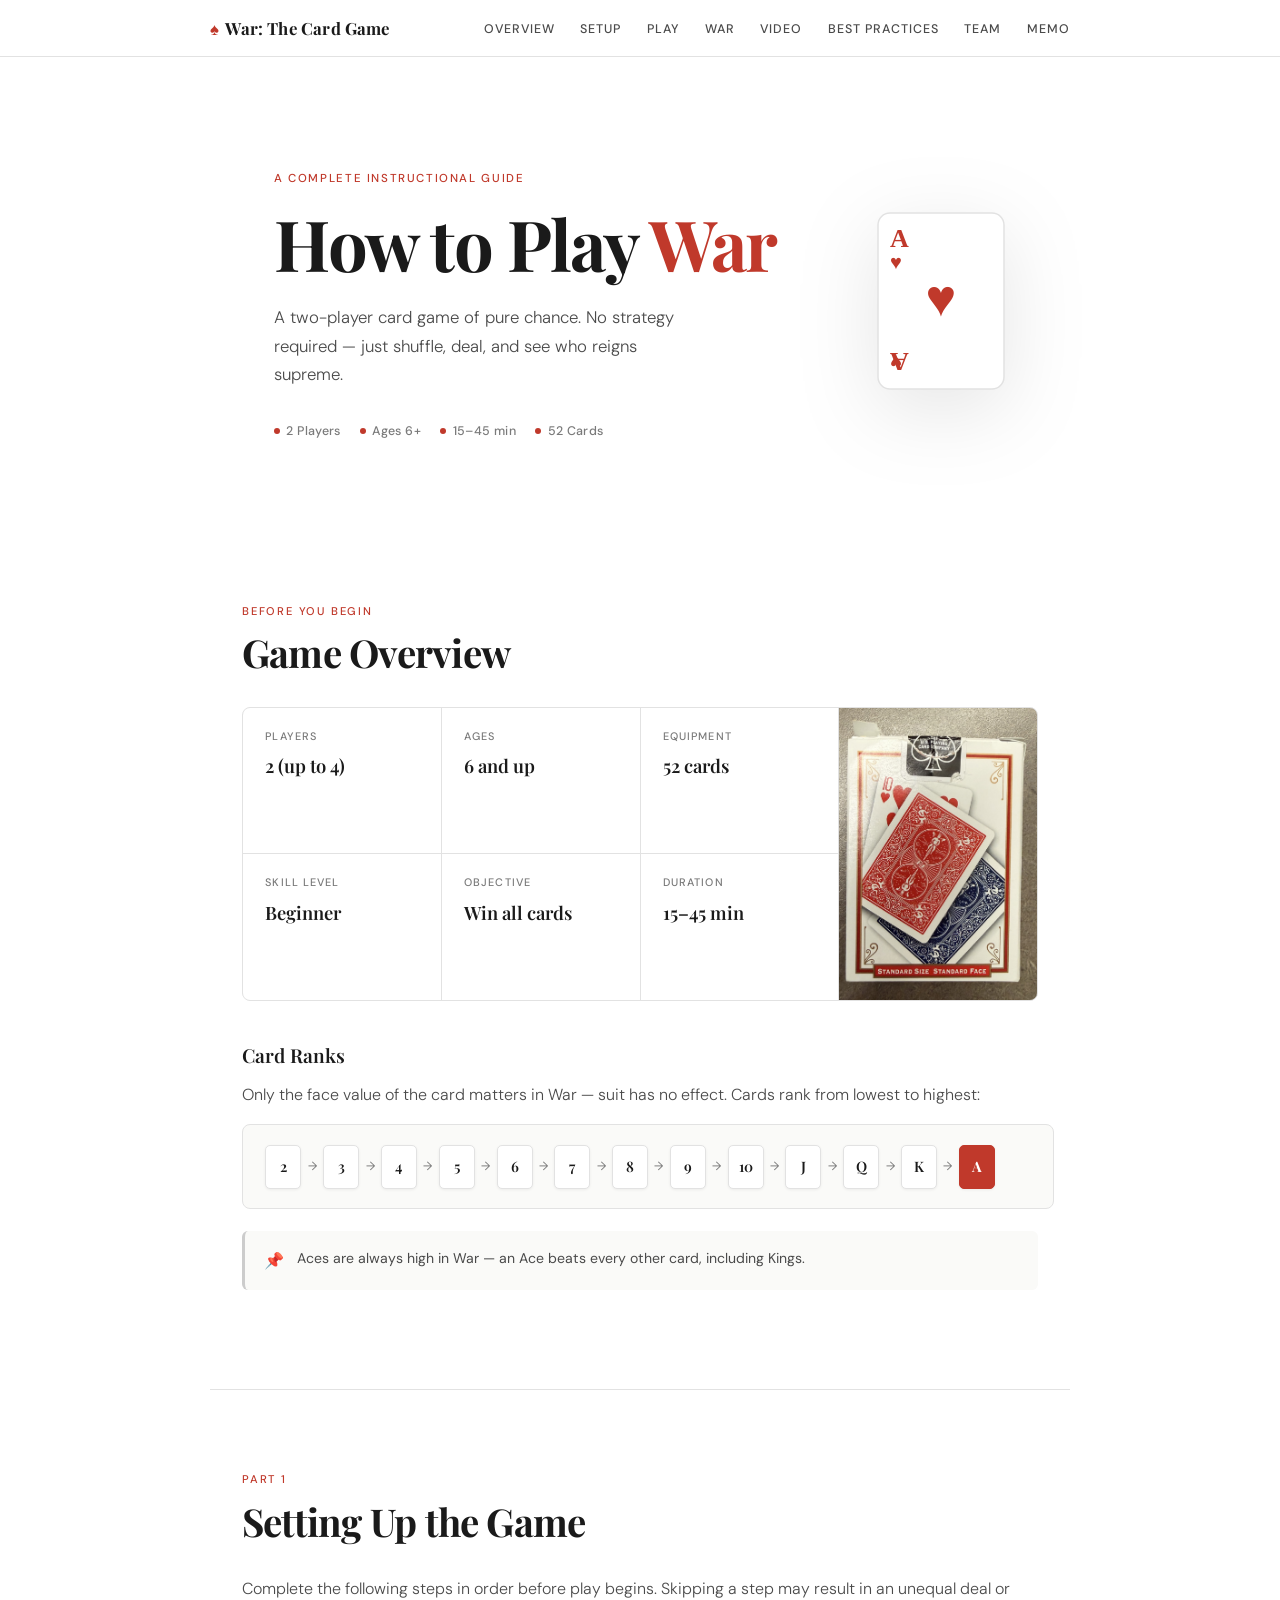
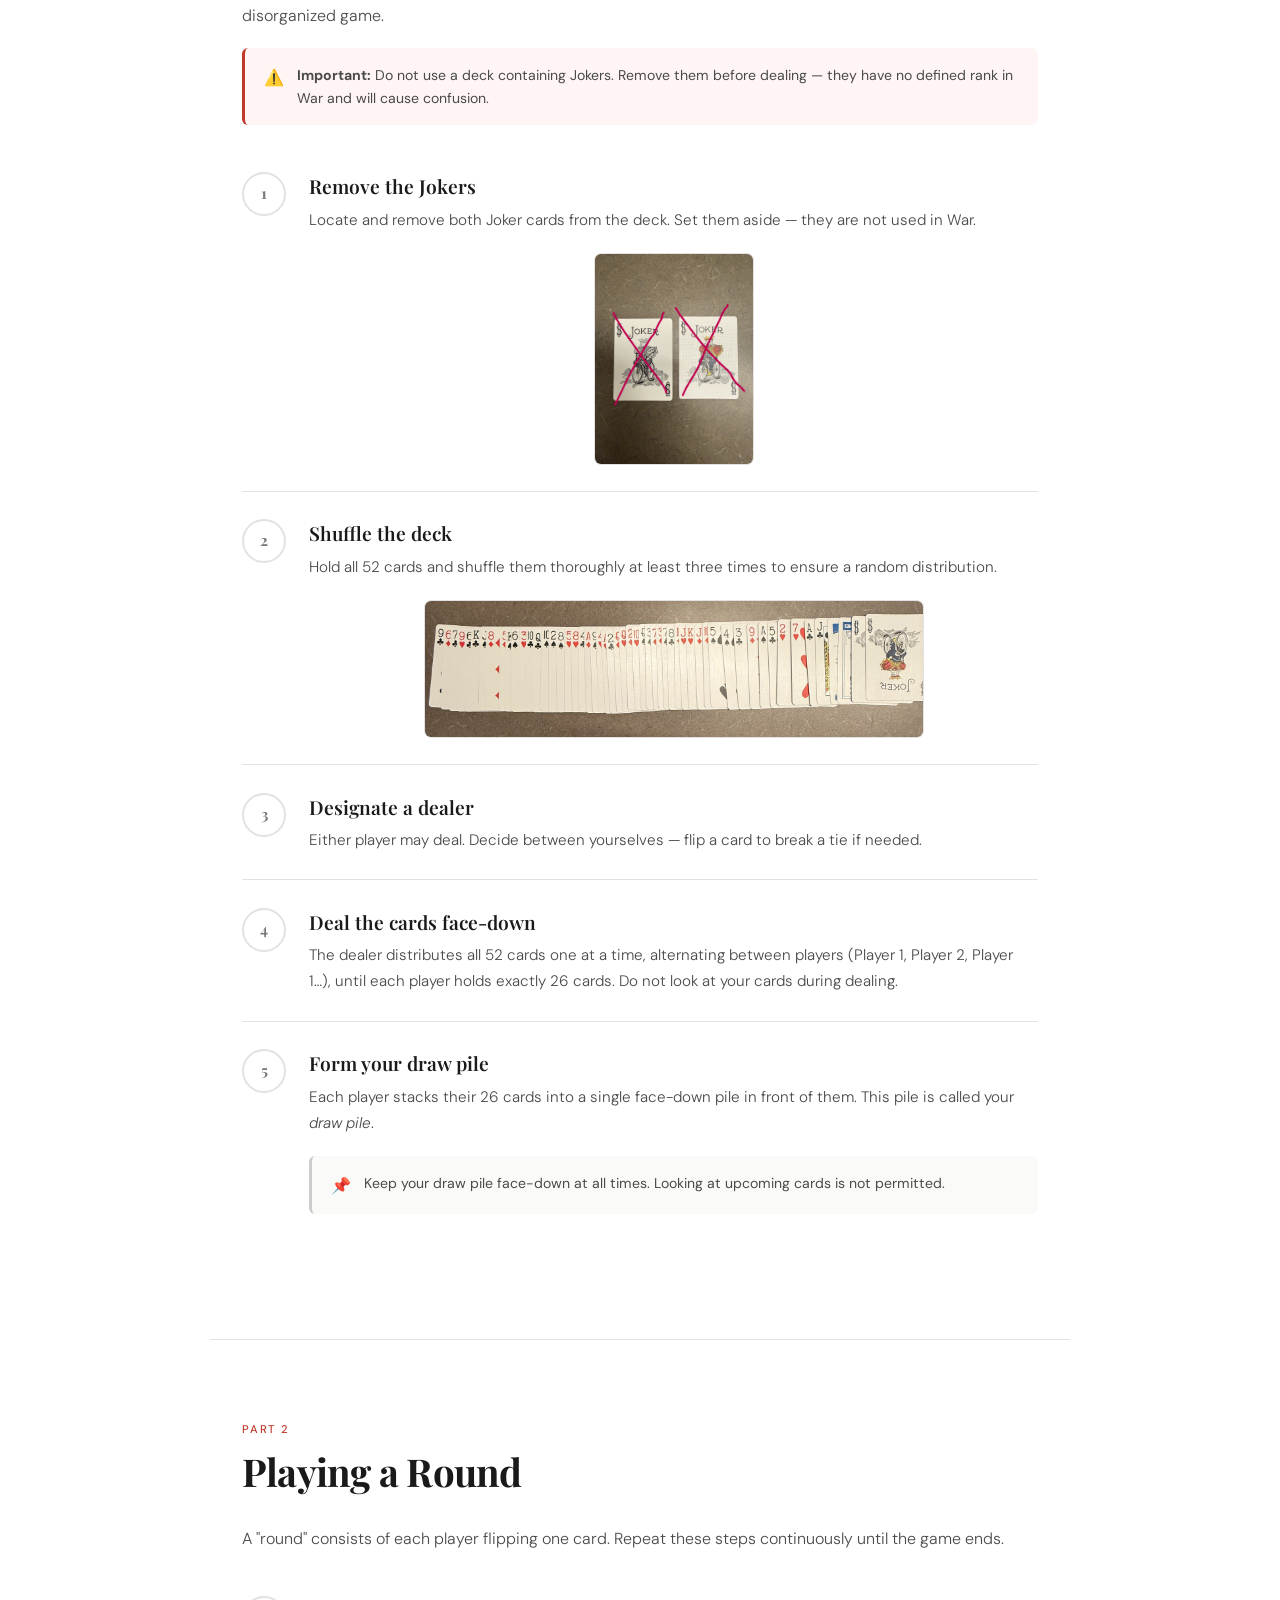
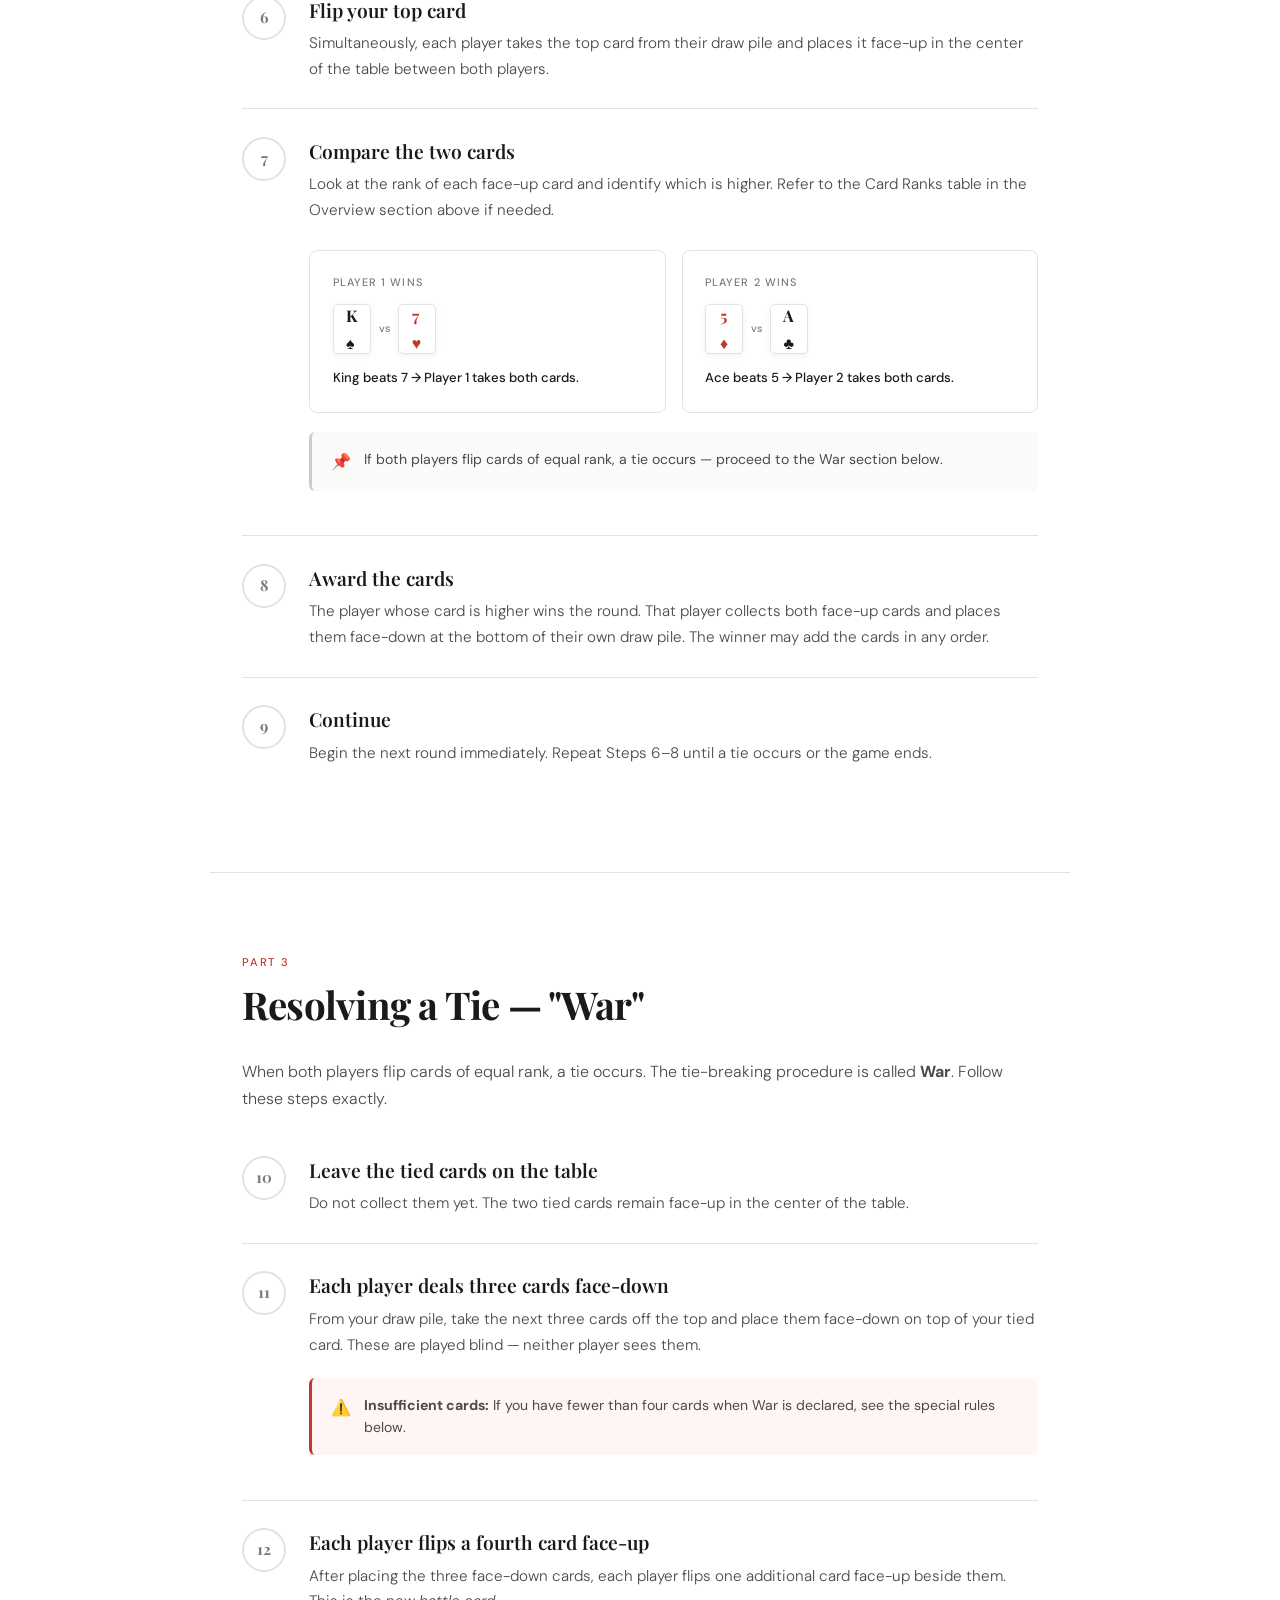
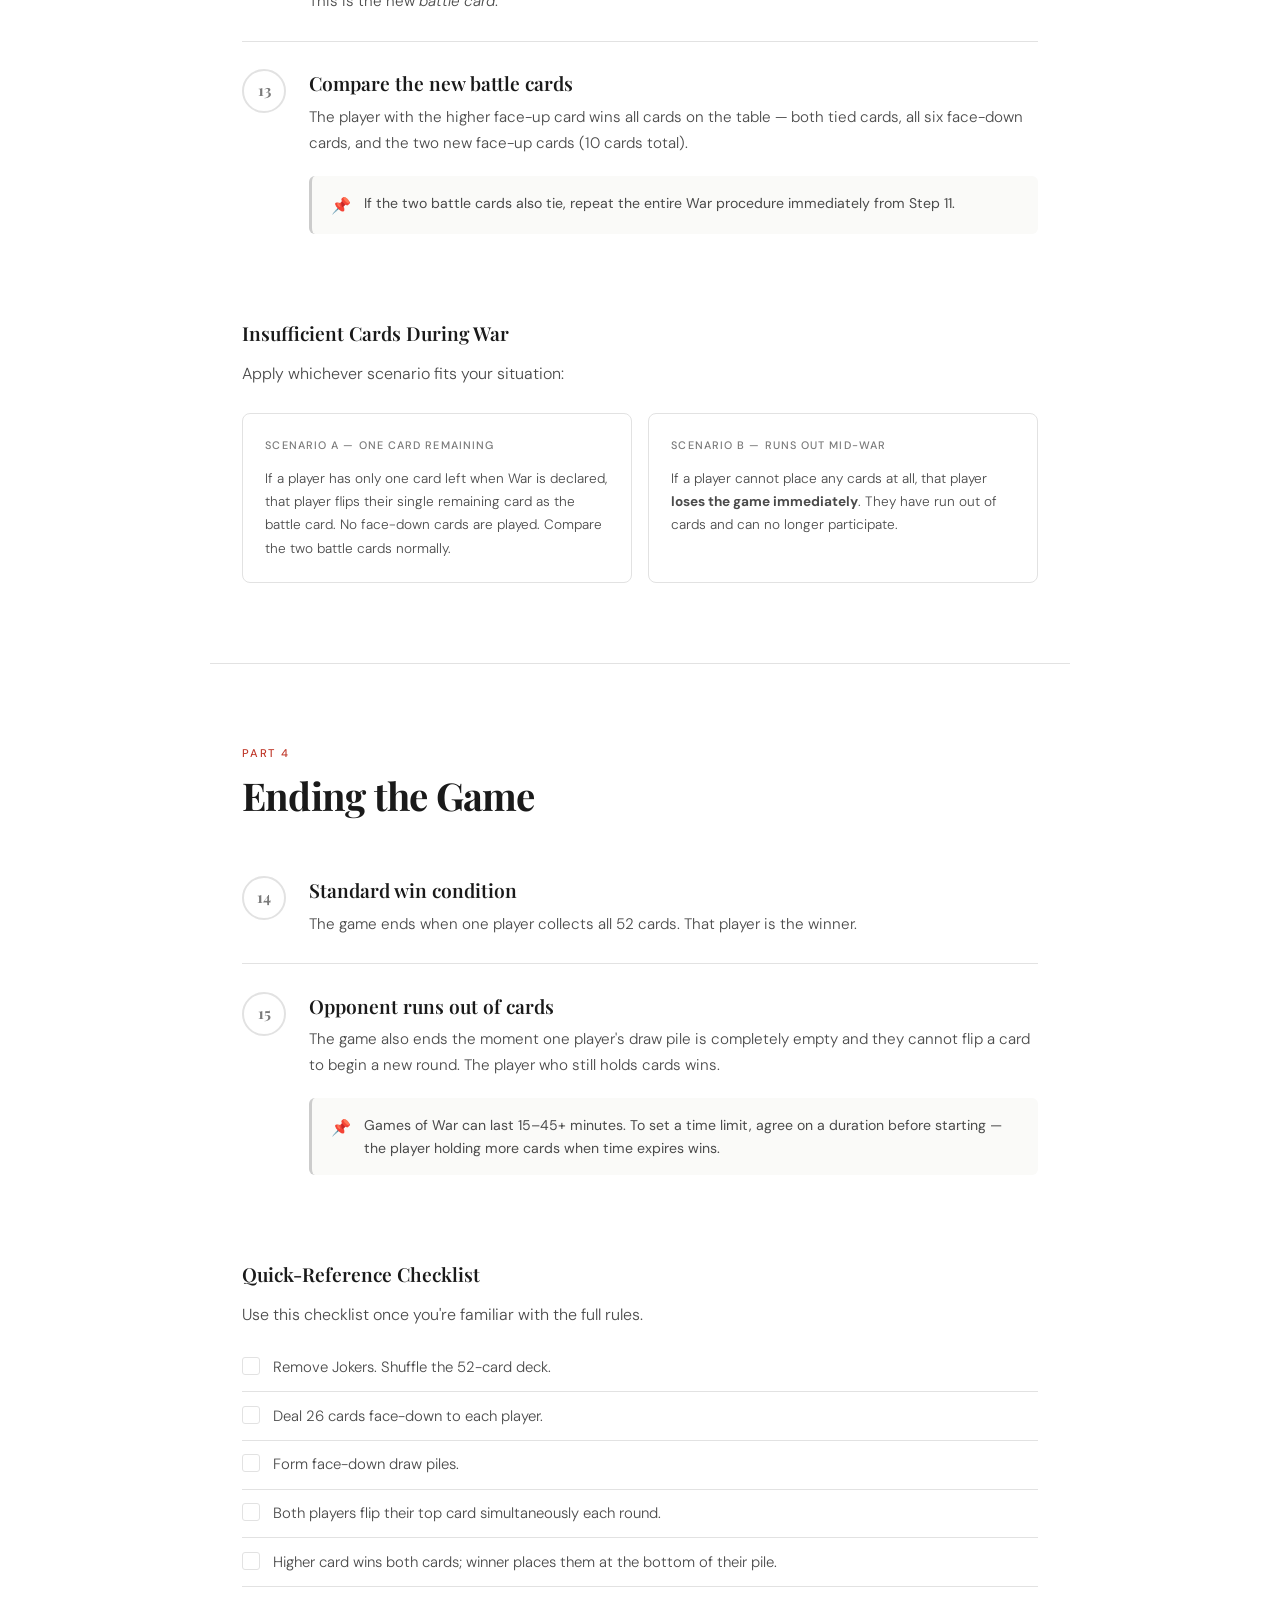
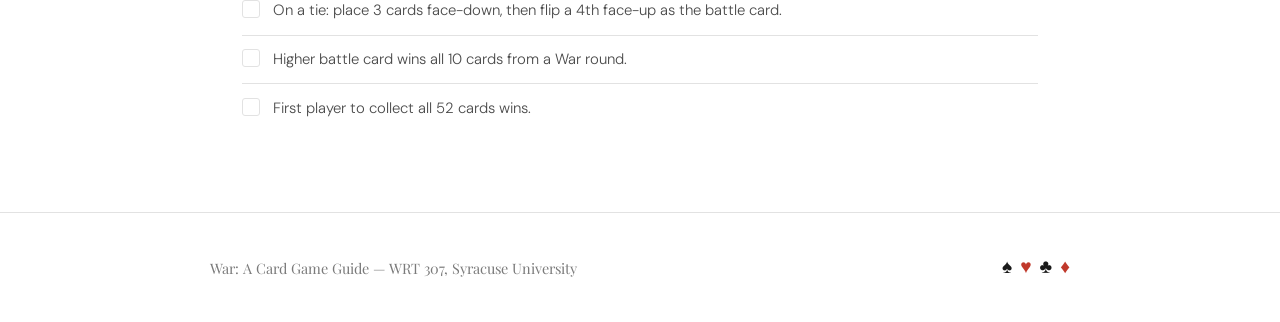
<file: index.html>
<!DOCTYPE html>
<html lang="en">
<head>
<meta charset="UTF-8" />
<meta name="viewport" content="width=device-width, initial-scale=1.0" />
<title>How to Play War — A Complete Guide</title>
<link rel="preconnect" href="https://fonts.googleapis.com" />
<link rel="preconnect" href="https://fonts.gstatic.com" crossorigin />
<link href="https://fonts.googleapis.com/css2?family=Playfair+Display:wght@400;600;700&family=DM+Sans:wght@300;400;500&display=swap" rel="stylesheet" />
<link rel="stylesheet" href="styles.css" />
</head>
<body>

<div id="progress-bar"></div>

<nav>
  <div class="nav-inner">
    <a class="nav-logo" href="#hero"><span>♠</span> War: The Card Game</a>
    <ul class="nav-links">
      <li><a href="#overview"  data-section="overview">Overview</a></li>
      <li><a href="#setup"     data-section="setup">Setup</a></li>
      <li><a href="#play"      data-section="play">Play</a></li>
      <li><a href="#war"       data-section="war">War</a></li>
      <li><a href="video.html">Video</a></li>
      <li><a href="best-practices.html">Best Practices</a></li>
      <li><a href="team.html">Team</a></li>
      <li><a href="memo.html">Memo</a></li>
    </ul>
  </div>
</nav>

<!-- ═══════════════════════════════ HERO ═══════════════════════════════ -->
<div id="hero" style="max-width:var(--max);margin:0 auto;padding:0 2rem;">
  <div class="hero">
    <div class="hero-text">
      <div class="hero-eyebrow">A Complete Instructional Guide</div>
      <h1>How to Play <em>War</em></h1>
      <p class="hero-sub">A two-player card game of pure chance. No strategy required — just shuffle, deal, and see who reigns supreme.</p>
      <div class="hero-meta">
        <div class="meta-chip"><div class="dot"></div>2 Players</div>
        <div class="meta-chip"><div class="dot"></div>Ages 6+</div>
        <div class="meta-chip"><div class="dot"></div>15–45 min</div>
        <div class="meta-chip"><div class="dot"></div>52 Cards</div>
      </div>
    </div>
    <div class="hero-card">
      <svg width="130" height="180" viewBox="0 0 130 180" fill="none" xmlns="http://www.w3.org/2000/svg">
        <rect x="2" y="2" width="126" height="176" rx="12" fill="white" stroke="#E2E2E2" stroke-width="1.5"/>
        <text x="14" y="36" font-family="Georgia,serif" font-size="26" font-weight="700" fill="#C0392B">A</text>
        <text x="14" y="58" font-family="Georgia,serif" font-size="20" fill="#C0392B">♥</text>
        <text x="65" y="105" text-anchor="middle" font-family="Georgia,serif" font-size="52" fill="#C0392B">♥</text>
        <text x="116" y="158" text-anchor="end" font-family="Georgia,serif" font-size="26" font-weight="700" fill="#C0392B" transform="rotate(180 65 150)">A</text>
        <text x="116" y="180" text-anchor="end" font-family="Georgia,serif" font-size="20" fill="#C0392B" transform="rotate(180 65 162)">♥</text>
      </svg>
    </div>
  </div>
</div>

<!-- ═══════════════════════════ OVERVIEW ══════════════════════════════ -->
<section id="overview">
  <div class="section-label">Before You Begin</div>
  <h2>Game Overview</h2>
  <div class="overview-grid" style="grid-template-columns:repeat(4,1fr);grid-template-rows:auto auto;">
    <div class="overview-cell"><div class="label">Players</div><div class="value">2 (up to 4)</div></div>
    <div class="overview-cell"><div class="label">Ages</div><div class="value">6 and up</div></div>
    <div class="overview-cell"><div class="label">Equipment</div><div class="value">52 cards</div></div>
    <div class="overview-cell" style="grid-row:span 2;padding:0;overflow:hidden;">
      <img src="photos/cards-cropped.jpg" alt="A deck of playing cards" style="width:100%;height:100%;object-fit:cover;display:block;" />
    </div>
    <div class="overview-cell"><div class="label">Skill level</div><div class="value">Beginner</div></div>
    <div class="overview-cell"><div class="label">Objective</div><div class="value">Win all cards</div></div>
    <div class="overview-cell"><div class="label">Duration</div><div class="value">15–45 min</div></div>
  </div>

  <h3>Card Ranks</h3>
  <p>Only the face value of the card matters in War — suit has no effect. Cards rank from lowest to highest:</p>
  <div class="rank-strip" style="width:102%;">
    <div class="rank-card">2</div><div class="rank-arrow">→</div>
    <div class="rank-card">3</div><div class="rank-arrow">→</div>
    <div class="rank-card">4</div><div class="rank-arrow">→</div>
    <div class="rank-card">5</div><div class="rank-arrow">→</div>
    <div class="rank-card">6</div><div class="rank-arrow">→</div>
    <div class="rank-card">7</div><div class="rank-arrow">→</div>
    <div class="rank-card">8</div><div class="rank-arrow">→</div>
    <div class="rank-card">9</div><div class="rank-arrow">→</div>
    <div class="rank-card">10</div><div class="rank-arrow">→</div>
    <div class="rank-card">J</div><div class="rank-arrow">→</div>
    <div class="rank-card">Q</div><div class="rank-arrow">→</div>
    <div class="rank-card">K</div><div class="rank-arrow">→</div>
    <div class="rank-card ace">A</div>
  </div>
  <div class="callout note">
    <span class="callout-icon">📌</span>
    <span>Aces are always high in War — an Ace beats every other card, including Kings.</span>
  </div>
</section>

<!-- ════════════════════════════ SETUP ════════════════════════════════ -->
<section id="setup">
  <div class="section-label">Part 1</div>
  <h2>Setting Up the Game</h2>
  <p>Complete the following steps in order before play begins. Skipping a step may result in an unequal deal or disorganized game.</p>

  <div class="callout warn">
    <span class="callout-icon">⚠️</span>
    <span><strong>Important:</strong> Do not use a deck containing Jokers. Remove them before dealing — they have no defined rank in War and will cause confusion.</span>
  </div>

  <ol class="steps">
    <li class="step-item">
      <div class="step-number">1</div>
      <div class="step-body">
        <h3>Remove the Jokers</h3>
        <p>Locate and remove both Joker cards from the deck. Set them aside — they are not used in War.</p>
        <div style="display:flex;justify-content:center;margin-top:1.2rem;">
          <img src="photos/joker-crossed.jpg" alt="Joker cards being removed" style="width:160px;object-fit:cover;border-radius:7px;border:1.5px solid var(--rule);" />
        </div>
      </div>
    </li>
    <li class="step-item">
      <div class="step-number">2</div>
      <div class="step-body">
        <h3>Shuffle the deck</h3>
        <p>Hold all 52 cards and shuffle them thoroughly at least three times to ensure a random distribution.</p>
        <div style="display:flex;justify-content:center;margin-top:1.2rem;">
          <img src="photos/cards-out2-cropped.jpg" alt="Joker cards being removed" style="width:500px;object-fit:cover;border-radius:7px;border:1.5px solid var(--rule);" />
        </div>
      </div>
    </li>
    <li class="step-item">
      <div class="step-number">3</div>
      <div class="step-body">
        <h3>Designate a dealer</h3>
        <p>Either player may deal. Decide between yourselves — flip a card to break a tie if needed.</p>
      </div>
    </li>
    <li class="step-item">
      <div class="step-number">4</div>
      <div class="step-body">
        <h3>Deal the cards face-down</h3>
        <p>The dealer distributes all 52 cards one at a time, alternating between players (Player 1, Player 2, Player 1…), until each player holds exactly 26 cards. Do not look at your cards during dealing.</p>
      </div>
    </li>
    <li class="step-item">
      <div class="step-number">5</div>
      <div class="step-body">
        <h3>Form your draw pile</h3>
        <p>Each player stacks their 26 cards into a single face-down pile in front of them. This pile is called your <em>draw pile</em>.</p>
        <div class="callout note">
          <span class="callout-icon">📌</span>
          <span>Keep your draw pile face-down at all times. Looking at upcoming cards is not permitted.</span>
        </div>
      </div>
    </li>
  </ol>
</section>

<!-- ═══════════════════════════ PLAY ══════════════════════════════════ -->
<section id="play">
  <div class="section-label">Part 2</div>
  <h2>Playing a Round</h2>
  <p>A "round" consists of each player flipping one card. Repeat these steps continuously until the game ends.</p>

  <ol class="steps">
    <li class="step-item">
      <div class="step-number">6</div>
      <div class="step-body">
        <h3>Flip your top card</h3>
        <p>Simultaneously, each player takes the top card from their draw pile and places it face-up in the center of the table between both players.</p>
      </div>
    </li>
    <li class="step-item">
      <div class="step-number">7</div>
      <div class="step-body">
        <h3>Compare the two cards</h3>
        <p>Look at the rank of each face-up card and identify which is higher. Refer to the Card Ranks table in the Overview section above if needed.</p>
        <div class="example-grid">
          <div class="example-card">
            <div class="example-label">Player 1 Wins</div>
            <div class="example-faces">
              <div class="mini-card">K<br/>♠</div>
              <div class="vs-text">vs</div>
              <div class="mini-card red-suit">7<br/>♥</div>
            </div>
            <div class="example-result">King beats 7 → Player 1 takes both cards.</div>
          </div>
          <div class="example-card">
            <div class="example-label">Player 2 Wins</div>
            <div class="example-faces">
              <div class="mini-card red-suit">5<br/>♦</div>
              <div class="vs-text">vs</div>
              <div class="mini-card">A<br/>♣</div>
            </div>
            <div class="example-result">Ace beats 5 → Player 2 takes both cards.</div>
          </div>
        </div>
        <div class="callout note" style="margin-top:1.2rem;">
          <span class="callout-icon">📌</span>
          <span>If both players flip cards of equal rank, a tie occurs — proceed to the War section below.</span>
        </div>
      </div>
    </li>
    <li class="step-item">
      <div class="step-number">8</div>
      <div class="step-body">
        <h3>Award the cards</h3>
        <p>The player whose card is higher wins the round. That player collects both face-up cards and places them face-down at the bottom of their own draw pile. The winner may add the cards in any order.</p>
      </div>
    </li>
    <li class="step-item">
      <div class="step-number">9</div>
      <div class="step-body">
        <h3>Continue</h3>
        <p>Begin the next round immediately. Repeat Steps 6–8 until a tie occurs or the game ends.</p>
      </div>
    </li>
  </ol>
</section>

<!-- ════════════════════════════ WAR ══════════════════════════════════ -->
<section id="war">
  <div class="section-label">Part 3</div>
  <h2>Resolving a Tie — "War"</h2>
  <p>When both players flip cards of equal rank, a tie occurs. The tie-breaking procedure is called <strong>War</strong>. Follow these steps exactly.</p>

  <ol class="steps">
    <li class="step-item">
      <div class="step-number">10</div>
      <div class="step-body">
        <h3>Leave the tied cards on the table</h3>
        <p>Do not collect them yet. The two tied cards remain face-up in the center of the table.</p>
      </div>
    </li>
    <li class="step-item">
      <div class="step-number">11</div>
      <div class="step-body">
        <h3>Each player deals three cards face-down</h3>
        <p>From your draw pile, take the next three cards off the top and place them face-down on top of your tied card. These are played blind — neither player sees them.</p>
        <div class="callout warn">
          <span class="callout-icon">⚠️</span>
          <span><strong>Insufficient cards:</strong> If you have fewer than four cards when War is declared, see the special rules below.</span>
        </div>
      </div>
    </li>
    <li class="step-item">
      <div class="step-number">12</div>
      <div class="step-body">
        <h3>Each player flips a fourth card face-up</h3>
        <p>After placing the three face-down cards, each player flips one additional card face-up beside them. This is the new <em>battle card</em>.</p>
      </div>
    </li>
    <li class="step-item">
      <div class="step-number">13</div>
      <div class="step-body">
        <h3>Compare the new battle cards</h3>
        <p>The player with the higher face-up card wins all cards on the table — both tied cards, all six face-down cards, and the two new face-up cards (10 cards total).</p>
        <div class="callout note">
          <span class="callout-icon">📌</span>
          <span>If the two battle cards also tie, repeat the entire War procedure immediately from Step 11.</span>
        </div>
      </div>
    </li>
  </ol>

  <h3 style="margin-top:2.4rem;">Insufficient Cards During War</h3>
  <p style="margin-bottom:1rem;">Apply whichever scenario fits your situation:</p>
  <div class="example-grid">
    <div class="example-card">
      <div class="example-label">Scenario A — One card remaining</div>
      <p style="font-size:0.85rem;margin:0;">If a player has only one card left when War is declared, that player flips their single remaining card as the battle card. No face-down cards are played. Compare the two battle cards normally.</p>
    </div>
    <div class="example-card">
      <div class="example-label">Scenario B — Runs out mid-War</div>
      <p style="font-size:0.85rem;margin:0;">If a player cannot place any cards at all, that player <strong>loses the game immediately</strong>. They have run out of cards and can no longer participate.</p>
    </div>
  </div>
</section>

<!-- ════════════════════════════ END GAME ═════════════════════════════ -->
<section id="end">
  <div class="section-label">Part 4</div>
  <h2>Ending the Game</h2>

  <ol class="steps">
    <li class="step-item">
      <div class="step-number">14</div>
      <div class="step-body">
        <h3>Standard win condition</h3>
        <p>The game ends when one player collects all 52 cards. That player is the winner.</p>
      </div>
    </li>
    <li class="step-item">
      <div class="step-number">15</div>
      <div class="step-body">
        <h3>Opponent runs out of cards</h3>
        <p>The game also ends the moment one player's draw pile is completely empty and they cannot flip a card to begin a new round. The player who still holds cards wins.</p>
        <div class="callout note">
          <span class="callout-icon">📌</span>
          <span>Games of War can last 15–45+ minutes. To set a time limit, agree on a duration before starting — the player holding more cards when time expires wins.</span>
        </div>
      </div>
    </li>
  </ol>

  <h3 style="margin-top:2.4rem;">Quick-Reference Checklist</h3>
  <p style="margin-bottom:1rem;">Use this checklist once you're familiar with the full rules.</p>
  <ul class="checklist">
    <li class="check-item"><div class="check-box"></div>Remove Jokers. Shuffle the 52-card deck.</li>
    <li class="check-item"><div class="check-box"></div>Deal 26 cards face-down to each player.</li>
    <li class="check-item"><div class="check-box"></div>Form face-down draw piles.</li>
    <li class="check-item"><div class="check-box"></div>Both players flip their top card simultaneously each round.</li>
    <li class="check-item"><div class="check-box"></div>Higher card wins both cards; winner places them at the bottom of their pile.</li>
    <li class="check-item"><div class="check-box"></div>On a tie: place 3 cards face-down, then flip a 4th face-up as the battle card.</li>
    <li class="check-item"><div class="check-box"></div>Higher battle card wins all 10 cards from a War round.</li>
    <li class="check-item"><div class="check-box"></div>First player to collect all 52 cards wins.</li>
  </ul>
</section>

<footer>
  <div class="footer-inner">
    <div class="footer-brand">War: A Card Game Guide &mdash; WRT 307, Syracuse University</div>
    <div class="suits"><span>♠</span><span>♥</span><span>♣</span><span>♦</span></div>
  </div>
</footer>

<script>
  // ── Progress bar ──
  const bar = document.getElementById('progress-bar');

  // ── Scroll-spy: highlight nav link for current section ──
  const spySections = ['overview', 'setup', 'play', 'war'];
  const navLinks = document.querySelectorAll('.nav-links a[data-section]');

  function getActiveSection() {
    // Trigger point: 1/3 down the viewport
    const trigger = window.scrollY + window.innerHeight / 3;
    let active = null;
    for (const id of spySections) {
      const el = document.getElementById(id);
      if (el && el.offsetTop <= trigger) active = id;
    }
    return active;
  }

  function onScroll() {
    // Progress bar
    const docH = document.documentElement.scrollHeight - window.innerHeight;
    bar.style.width = (docH > 0 ? (window.scrollY / docH) * 100 : 0) + '%';

    // Active nav link
    const active = getActiveSection();
    navLinks.forEach(link => {
      link.classList.toggle('active', link.dataset.section === active);
    });
  }

  window.addEventListener('scroll', onScroll, { passive: true });
  onScroll(); // initialise on load
</script>
</body>
</html>
</file>
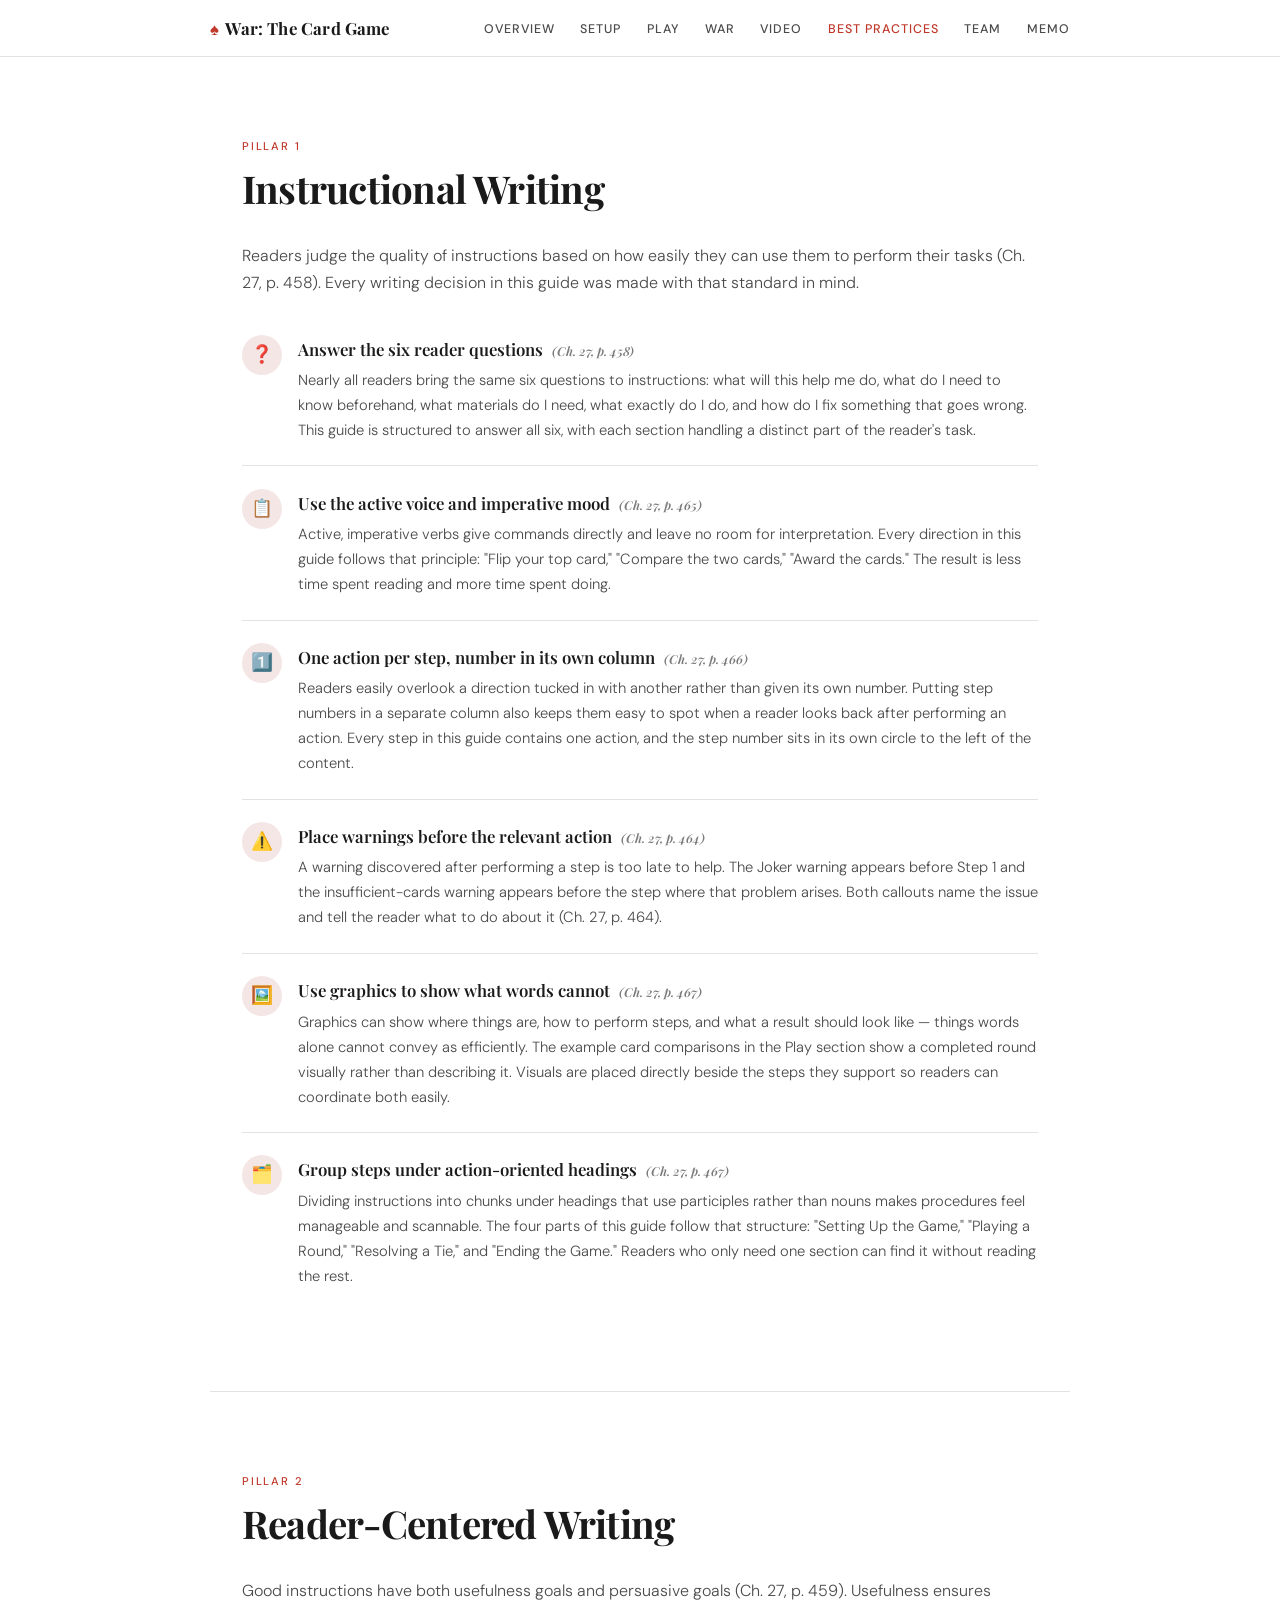
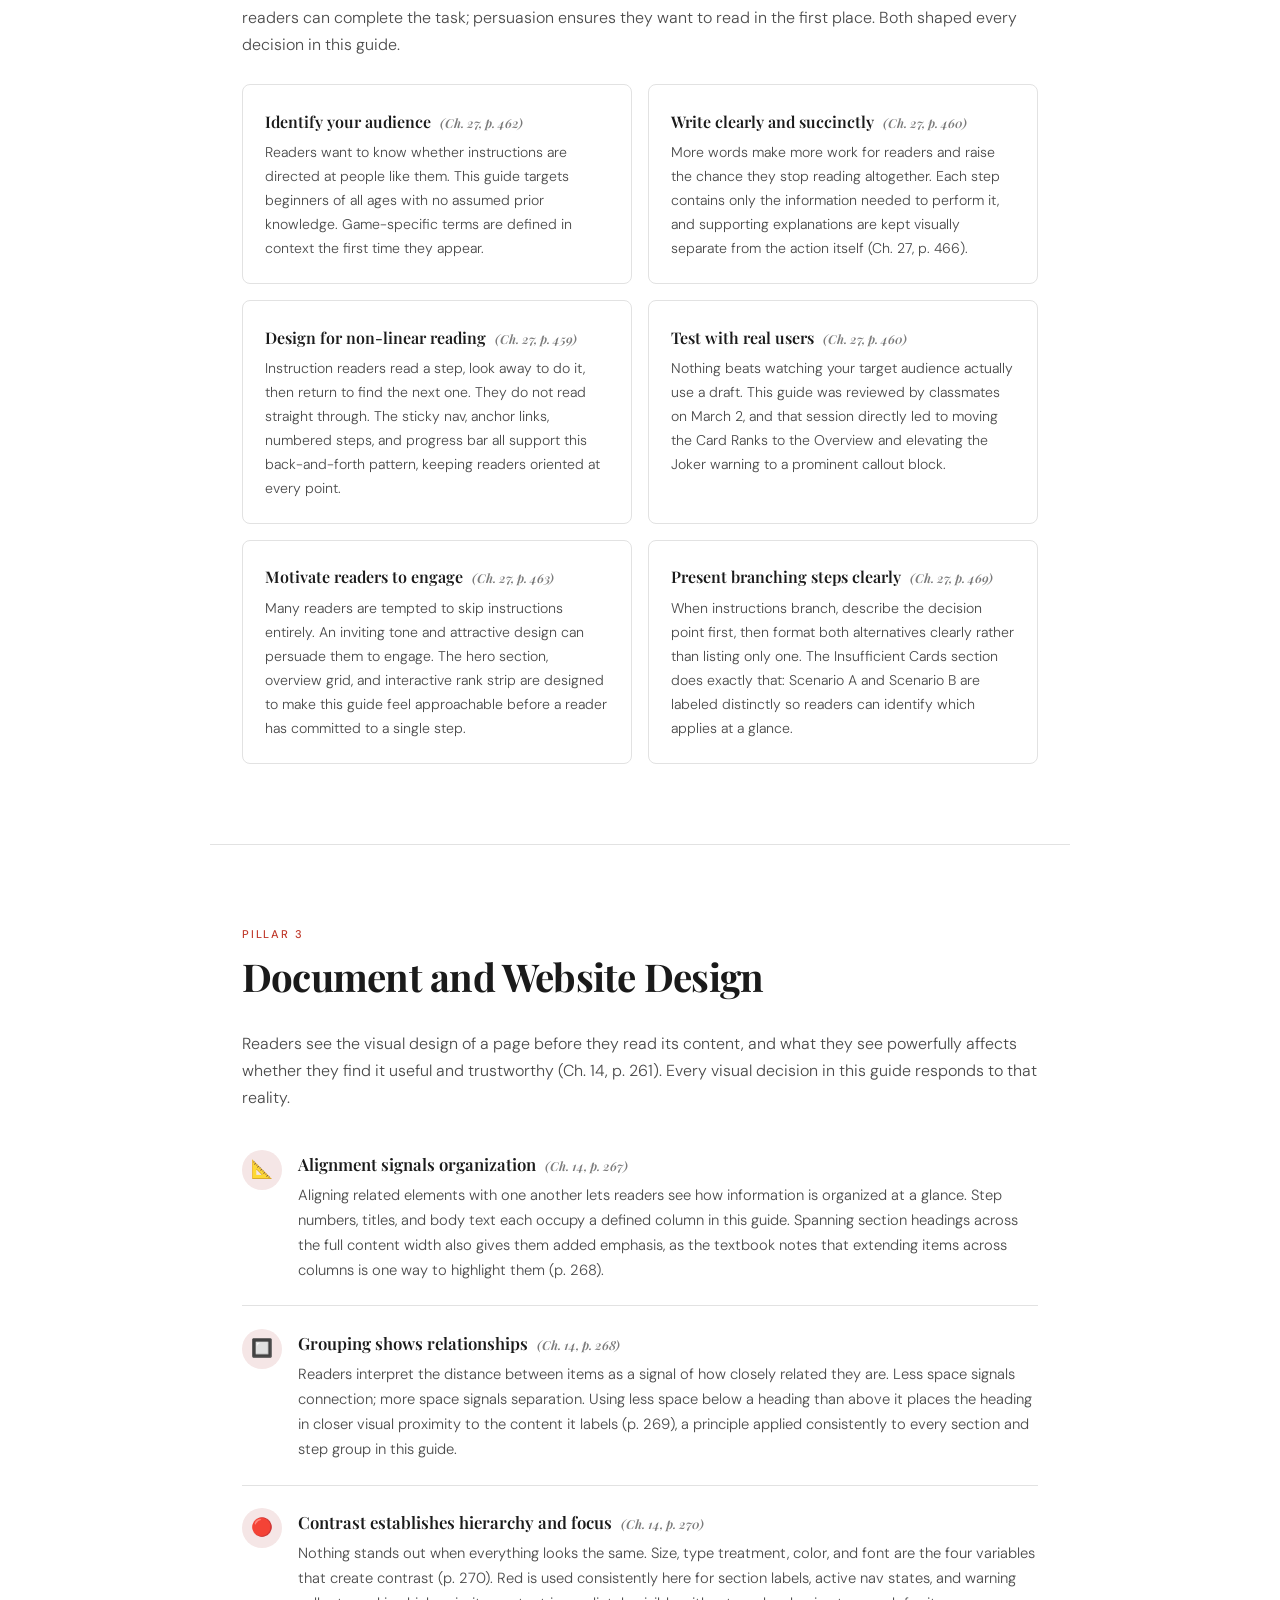
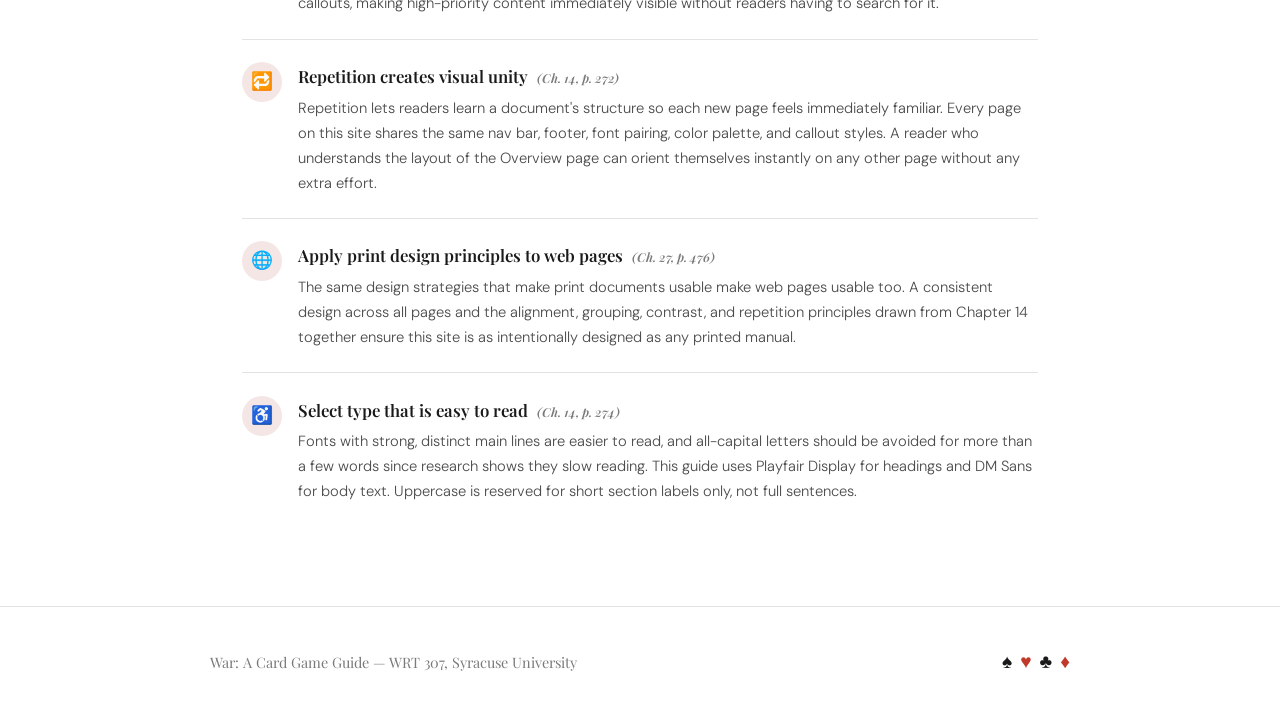
<file: best-practices.html>
<!DOCTYPE html>
<html lang="en">
<head>
<meta charset="UTF-8" />
<meta name="viewport" content="width=device-width, initial-scale=1.0" />
<title>How to Play War — Best Practices</title>
<link rel="preconnect" href="https://fonts.googleapis.com" />
<link rel="preconnect" href="https://fonts.gstatic.com" crossorigin />
<link href="https://fonts.googleapis.com/css2?family=Playfair+Display:wght@400;600;700&family=DM+Sans:wght@300;400;500&display=swap" rel="stylesheet" />
<link rel="stylesheet" href="styles.css" />
<style>
  .cite {
    font-size: 0.78rem;
    color: var(--ink-soft);
    font-style: italic;
    margin-left: 0.3rem;
  }
  .bp-grid {
    display: grid;
    grid-template-columns: 1fr 1fr;
    gap: 1rem;
    margin-top: 1.6rem;
  }
  .bp-card {
    border: 1px solid var(--rule);
    border-radius: 8px;
    padding: 1.4rem;
    transition: border-color var(--transition), transform var(--transition), box-shadow var(--transition);
  }
  .bp-card:hover {
    border-color: var(--red);
    transform: translateY(-3px);
    box-shadow: 0 12px 28px rgba(0,0,0,0.07);
  }
  .bp-card h3 { font-size: 1rem; margin-bottom: 0.4rem; }
  .bp-card p { font-size: 0.88rem; margin: 0; }
  .principle-row {
    display: flex;
    gap: 1rem;
    align-items: flex-start;
    padding: 1.4rem 0;
    border-bottom: 1px solid var(--rule);
  }
  .principle-row:last-child { border-bottom: none; }
  .principle-icon {
    width: 40px; height: 40px;
    border-radius: 50%;
    background: var(--red-soft);
    display: flex;
    align-items: center;
    justify-content: center;
    font-size: 1.1rem;
    flex-shrink: 0;
  }
  .principle-body h3 { margin-bottom: 0.3rem; font-size: 1.05rem; }
  .principle-body p { font-size: 0.92rem; margin: 0; }
  @media (max-width: 680px) {
    .bp-grid { grid-template-columns: 1fr; }
  }
</style>
</head>
<body>

<nav>
  <div class="nav-inner">
    <a class="nav-logo" href="index.html"><span>♠</span> War: The Card Game</a>
    <ul class="nav-links">
      <li><a href="index.html">Overview</a></li>
      <li><a href="index.html#setup">Setup</a></li>
      <li><a href="index.html#play">Play</a></li>
      <li><a href="index.html#war">War</a></li>
      <li><a href="video.html">Video</a></li>
      <li><a href="best-practices.html" class="active">Best Practices</a></li>
      <li><a href="team.html">Team</a></li>
      <li><a href="memo.html">Memo</a></li>
    </ul>
  </div>
</nav>

<!-- ════════════════════ INSTRUCTIONAL WRITING ══════════════════════ -->
<section>
  <div class="section-label">Pillar 1</div>
  <h2>Instructional Writing</h2>
  <p>Readers judge the quality of instructions based on how easily they can use them to perform their tasks (Ch. 27, p. 458). Every writing decision in this guide was made with that standard in mind.</p>

  <div class="principle-row">
    <div class="principle-icon">❓</div>
    <div class="principle-body">
      <h3>Answer the six reader questions <span class="cite">(Ch. 27, p. 458)</span></h3>
      <p>Nearly all readers bring the same six questions to instructions: what will this help me do, what do I need to know beforehand, what materials do I need, what exactly do I do, and how do I fix something that goes wrong. This guide is structured to answer all six, with each section handling a distinct part of the reader's task.</p>
    </div>
  </div>

  <div class="principle-row">
    <div class="principle-icon">📋</div>
    <div class="principle-body">
      <h3>Use the active voice and imperative mood <span class="cite">(Ch. 27, p. 465)</span></h3>
      <p>Active, imperative verbs give commands directly and leave no room for interpretation. Every direction in this guide follows that principle: "Flip your top card," "Compare the two cards," "Award the cards." The result is less time spent reading and more time spent doing.</p>
    </div>
  </div>

  <div class="principle-row">
    <div class="principle-icon">1️⃣</div>
    <div class="principle-body">
      <h3>One action per step, number in its own column <span class="cite">(Ch. 27, p. 466)</span></h3>
      <p>Readers easily overlook a direction tucked in with another rather than given its own number. Putting step numbers in a separate column also keeps them easy to spot when a reader looks back after performing an action. Every step in this guide contains one action, and the step number sits in its own circle to the left of the content.</p>
    </div>
  </div>

  <div class="principle-row">
    <div class="principle-icon">⚠️</div>
    <div class="principle-body">
      <h3>Place warnings before the relevant action <span class="cite">(Ch. 27, p. 464)</span></h3>
      <p>A warning discovered after performing a step is too late to help. The Joker warning appears before Step 1 and the insufficient-cards warning appears before the step where that problem arises. Both callouts name the issue and tell the reader what to do about it (Ch. 27, p. 464).</p>
    </div>
  </div>

  <div class="principle-row">
    <div class="principle-icon">🖼️</div>
    <div class="principle-body">
      <h3>Use graphics to show what words cannot <span class="cite">(Ch. 27, p. 467)</span></h3>
      <p>Graphics can show where things are, how to perform steps, and what a result should look like — things words alone cannot convey as efficiently. The example card comparisons in the Play section show a completed round visually rather than describing it. Visuals are placed directly beside the steps they support so readers can coordinate both easily.</p>
    </div>
  </div>

  <div class="principle-row">
    <div class="principle-icon">🗂️</div>
    <div class="principle-body">
      <h3>Group steps under action-oriented headings <span class="cite">(Ch. 27, p. 467)</span></h3>
      <p>Dividing instructions into chunks under headings that use participles rather than nouns makes procedures feel manageable and scannable. The four parts of this guide follow that structure: "Setting Up the Game," "Playing a Round," "Resolving a Tie," and "Ending the Game." Readers who only need one section can find it without reading the rest.</p>
    </div>
  </div>
</section>

<!-- ═══════════════════ READER-CENTERED WRITING ══════════════════════ -->
<section>
  <div class="section-label">Pillar 2</div>
  <h2>Reader-Centered Writing</h2>
  <p>Good instructions have both usefulness goals and persuasive goals (Ch. 27, p. 459). Usefulness ensures readers can complete the task; persuasion ensures they want to read in the first place. Both shaped every decision in this guide.</p>

  <div class="bp-grid">

    <div class="bp-card">
      <h3>Identify your audience <span class="cite">(Ch. 27, p. 462)</span></h3>
      <p>Readers want to know whether instructions are directed at people like them. This guide targets beginners of all ages with no assumed prior knowledge. Game-specific terms are defined in context the first time they appear.</p>
    </div>

    <div class="bp-card">
      <h3>Write clearly and succinctly <span class="cite">(Ch. 27, p. 460)</span></h3>
      <p>More words make more work for readers and raise the chance they stop reading altogether. Each step contains only the information needed to perform it, and supporting explanations are kept visually separate from the action itself (Ch. 27, p. 466).</p>
    </div>

    <div class="bp-card">
      <h3>Design for non-linear reading <span class="cite">(Ch. 27, p. 459)</span></h3>
      <p>Instruction readers read a step, look away to do it, then return to find the next one. They do not read straight through. The sticky nav, anchor links, numbered steps, and progress bar all support this back-and-forth pattern, keeping readers oriented at every point.</p>
    </div>

    <div class="bp-card">
      <h3>Test with real users <span class="cite">(Ch. 27, p. 460)</span></h3>
      <p>Nothing beats watching your target audience actually use a draft. This guide was reviewed by classmates on March 2, and that session directly led to moving the Card Ranks to the Overview and elevating the Joker warning to a prominent callout block.</p>
    </div>

    <div class="bp-card">
      <h3>Motivate readers to engage <span class="cite">(Ch. 27, p. 463)</span></h3>
      <p>Many readers are tempted to skip instructions entirely. An inviting tone and attractive design can persuade them to engage. The hero section, overview grid, and interactive rank strip are designed to make this guide feel approachable before a reader has committed to a single step.</p>
    </div>

    <div class="bp-card">
      <h3>Present branching steps clearly <span class="cite">(Ch. 27, p. 469)</span></h3>
      <p>When instructions branch, describe the decision point first, then format both alternatives clearly rather than listing only one. The Insufficient Cards section does exactly that: Scenario A and Scenario B are labeled distinctly so readers can identify which applies at a glance.</p>
    </div>

  </div>
</section>

<!-- ════════════════════ DOCUMENT & WEBSITE DESIGN ══════════════════ -->
<section>
  <div class="section-label">Pillar 3</div>
  <h2>Document and Website Design</h2>
  <p>Readers see the visual design of a page before they read its content, and what they see powerfully affects whether they find it useful and trustworthy (Ch. 14, p. 261). Every visual decision in this guide responds to that reality.</p>

  <div class="principle-row">
    <div class="principle-icon">📐</div>
    <div class="principle-body">
      <h3>Alignment signals organization <span class="cite">(Ch. 14, p. 267)</span></h3>
      <p>Aligning related elements with one another lets readers see how information is organized at a glance. Step numbers, titles, and body text each occupy a defined column in this guide. Spanning section headings across the full content width also gives them added emphasis, as the textbook notes that extending items across columns is one way to highlight them (p. 268).</p>
    </div>
  </div>

  <div class="principle-row">
    <div class="principle-icon">🔲</div>
    <div class="principle-body">
      <h3>Grouping shows relationships <span class="cite">(Ch. 14, p. 268)</span></h3>
      <p>Readers interpret the distance between items as a signal of how closely related they are. Less space signals connection; more space signals separation. Using less space below a heading than above it places the heading in closer visual proximity to the content it labels (p. 269), a principle applied consistently to every section and step group in this guide.</p>
    </div>
  </div>

  <div class="principle-row">
    <div class="principle-icon">🔴</div>
    <div class="principle-body">
      <h3>Contrast establishes hierarchy and focus <span class="cite">(Ch. 14, p. 270)</span></h3>
      <p>Nothing stands out when everything looks the same. Size, type treatment, color, and font are the four variables that create contrast (p. 270). Red is used consistently here for section labels, active nav states, and warning callouts, making high-priority content immediately visible without readers having to search for it.</p>
    </div>
  </div>

  <div class="principle-row">
    <div class="principle-icon">🔁</div>
    <div class="principle-body">
      <h3>Repetition creates visual unity <span class="cite">(Ch. 14, p. 272)</span></h3>
      <p>Repetition lets readers learn a document's structure so each new page feels immediately familiar. Every page on this site shares the same nav bar, footer, font pairing, color palette, and callout styles. A reader who understands the layout of the Overview page can orient themselves instantly on any other page without any extra effort.</p>
    </div>
  </div>

  <div class="principle-row">
    <div class="principle-icon">🌐</div>
    <div class="principle-body">
      <h3>Apply print design principles to web pages <span class="cite">(Ch. 27, p. 476)</span></h3>
      <p>The same design strategies that make print documents usable make web pages usable too. A consistent design across all pages and the alignment, grouping, contrast, and repetition principles drawn from Chapter 14 together ensure this site is as intentionally designed as any printed manual.</p>
    </div>
  </div>

  <div class="principle-row">
    <div class="principle-icon">♿</div>
    <div class="principle-body">
      <h3>Select type that is easy to read <span class="cite">(Ch. 14, p. 274)</span></h3>
      <p>Fonts with strong, distinct main lines are easier to read, and all-capital letters should be avoided for more than a few words since research shows they slow reading. This guide uses Playfair Display for headings and DM Sans for body text. Uppercase is reserved for short section labels only, not full sentences.</p>
    </div>
  </div>
</section>

<footer>
  <div class="footer-inner">
    <div class="footer-brand">War: A Card Game Guide &mdash; WRT 307, Syracuse University</div>
    <div class="suits"><span>♠</span><span>♥</span><span>♣</span><span>♦</span></div>
  </div>
</footer>

<script>
  const bar = document.getElementById('progress-bar');
  window.addEventListener('scroll', () => {
    const docH = document.documentElement.scrollHeight - window.innerHeight;
    bar.style.width = (docH > 0 ? (window.scrollY / docH) * 100 : 0) + '%';
  });
</script>
</body>
</html>
</file>
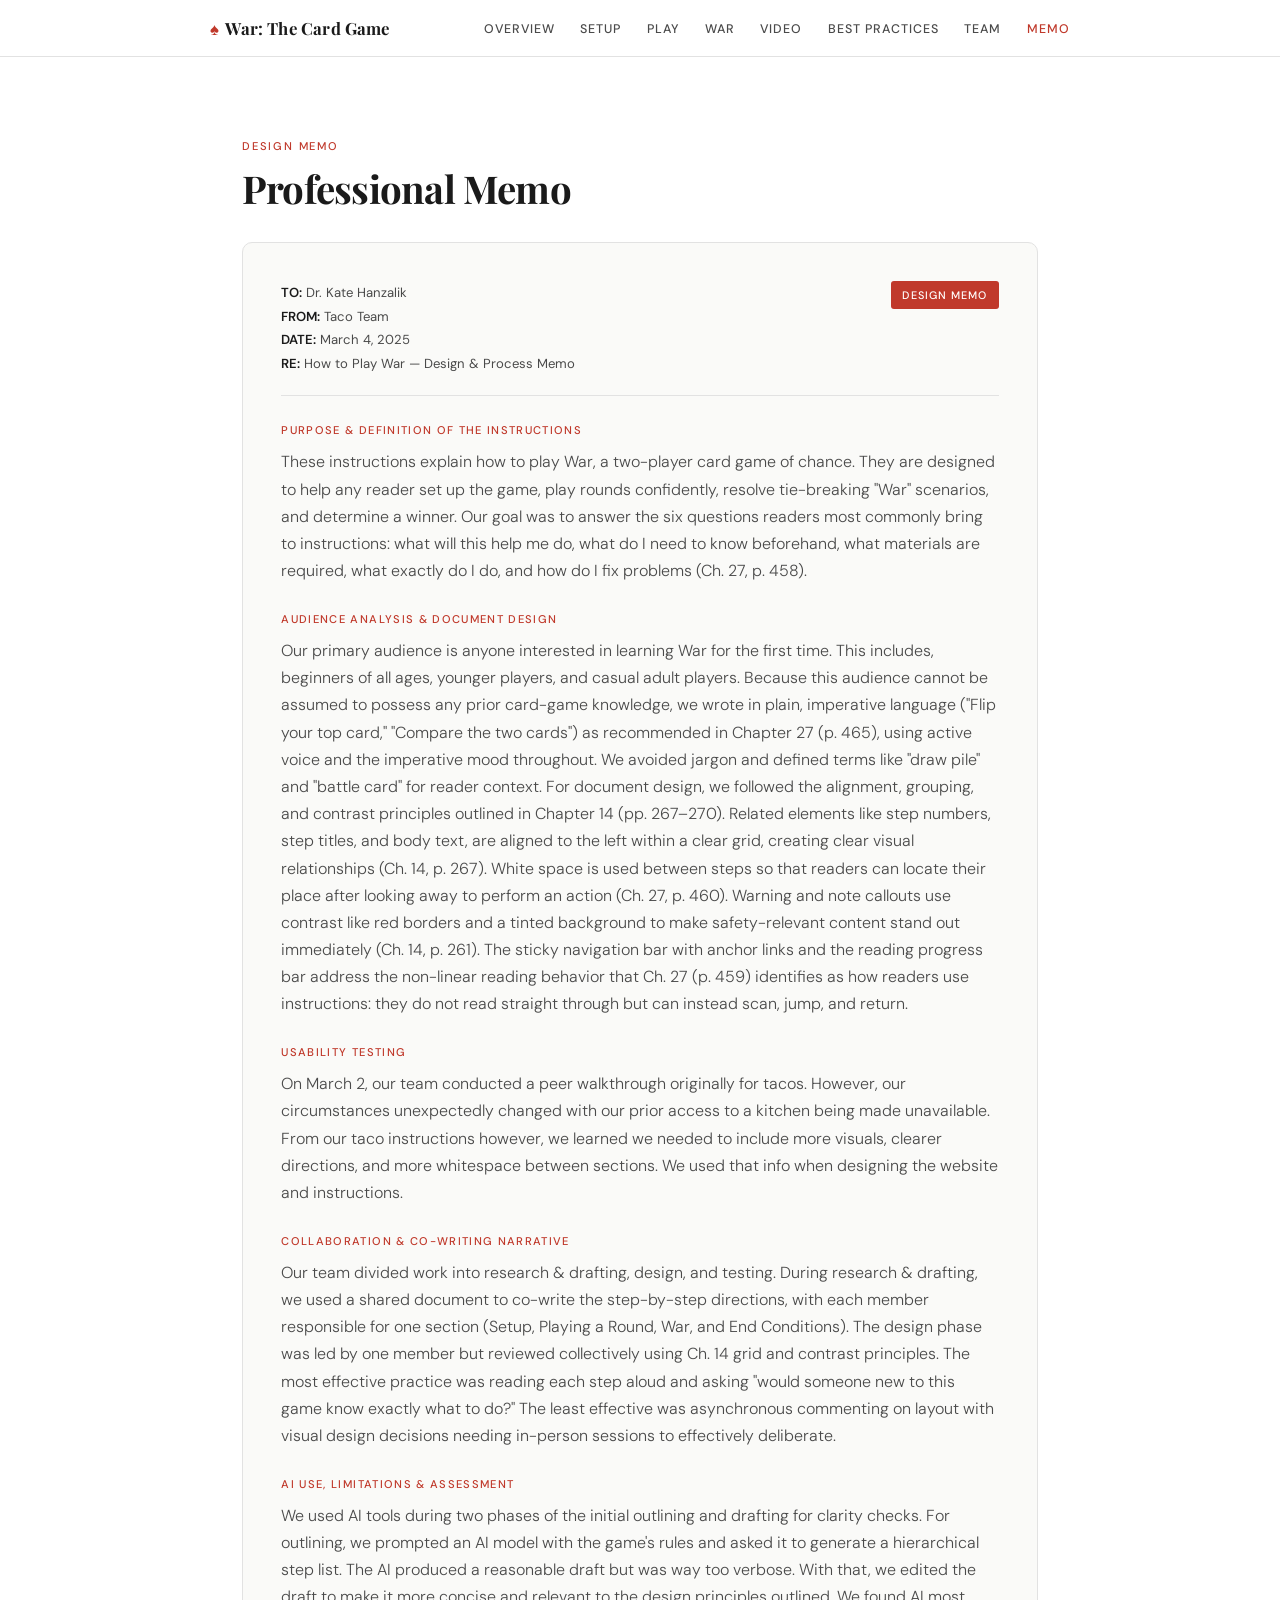
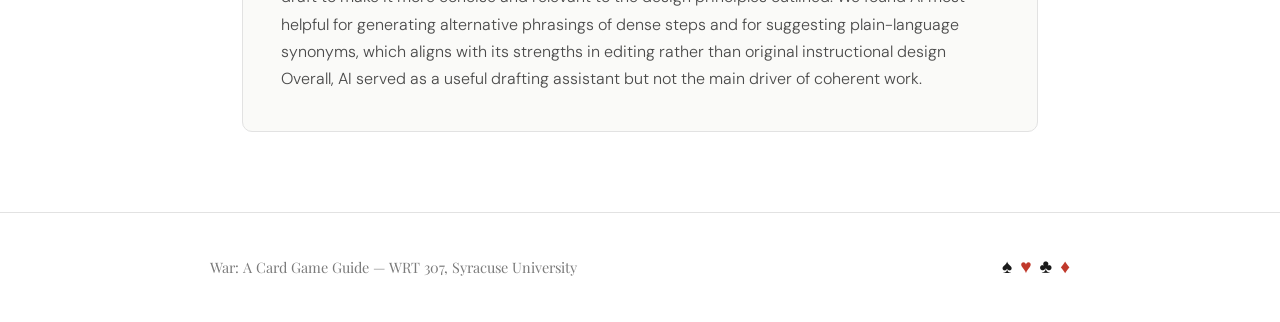
<file: memo.html>
<!DOCTYPE html>
<html lang="en">
<head>
<meta charset="UTF-8" />
<meta name="viewport" content="width=device-width, initial-scale=1.0" />
<title>How to Play War — Design Memo</title>
<link rel="preconnect" href="https://fonts.googleapis.com" />
<link rel="preconnect" href="https://fonts.gstatic.com" crossorigin />
<link href="https://fonts.googleapis.com/css2?family=Playfair+Display:wght@400;600;700&family=DM+Sans:wght@300;400;500&display=swap" rel="stylesheet" />
<link rel="stylesheet" href="styles.css" />
</head>
<body>

<nav>
  <div class="nav-inner">
    <a class="nav-logo" href="index.html"><span>♠</span> War: The Card Game</a>
    <ul class="nav-links">
      <li><a href="index.html">Overview</a></li>
      <li><a href="index.html#setup">Setup</a></li>
      <li><a href="index.html#play">Play</a></li>
      <li><a href="index.html#war">War</a></li>
      <li><a href="video.html">Video</a></li>
      <li><a href="best-practices.html">Best Practices</a></li>
      <li><a href="team.html">Team</a></li>
      <li><a href="memo.html" class="active">Memo</a></li>
    </ul>
  </div>
</nav>

<section>
  <div class="section-label">Design Memo</div>
  <h2>Professional Memo</h2>

  <div class="memo-block">
    <div class="memo-header">
      <div class="memo-to">
        <div><span>TO:</span> Dr. Kate Hanzalik</div>
        <div><span>FROM:</span> Taco Team</div>
        <div><span>DATE:</span> March 4, 2025</div>
        <div><span>RE:</span> How to Play War — Design &amp; Process Memo</div>
      </div>
      <div class="memo-tag">Design Memo</div>
    </div>

    <!-- ── Paragraph 1 ── -->
    <div class="memo-section-title">Purpose &amp; Definition of the Instructions</div>
    <p>These instructions explain how to play War, a two-player card game of chance. They are designed to help any reader set up the game, play rounds confidently, resolve tie-breaking "War" scenarios, and determine a winner. Our goal was to answer the six questions readers most commonly bring to instructions: what will this help me do, what do I need to know beforehand, what materials are required, what exactly do I do, and how do I fix problems (Ch. 27, p. 458).
</p>
    <!-- ── Paragraph 2 ── -->
    <div class="memo-section-title">Audience Analysis &amp; Document Design</div>
    <p>Our primary audience is anyone interested in learning War for the first time. This includes, beginners of all ages, younger players, and casual adult players. Because this audience cannot be assumed to possess any prior card-game knowledge, we wrote in plain, imperative language ("Flip your top card," "Compare the two cards") as recommended in Chapter 27 (p. 465), using active voice and the imperative mood throughout. We avoided jargon and defined terms like "draw pile" and "battle card" for reader context. For document design, we followed the alignment, grouping, and contrast principles outlined in Chapter 14 (pp. 267–270). Related elements like step numbers, step titles, and body text, are aligned to the left within a clear grid, creating clear visual relationships (Ch. 14, p. 267). White space is used between steps so that readers can locate their place after looking away to perform an action (Ch. 27, p. 460). Warning and note callouts use contrast like red borders and a tinted background to make safety-relevant content stand out immediately (Ch. 14, p. 261). The sticky navigation bar with anchor links and the reading progress bar address the non-linear reading behavior that Ch. 27 (p. 459) identifies as how readers use instructions: they do not read straight through but can instead scan, jump, and return.
</p>
    <!-- ── Paragraph 3 ── -->
    <div class="memo-section-title">Usability Testing</div>
  <p>On March 2, our team conducted a peer walkthrough originally for tacos. However, our circumstances unexpectedly changed with our prior access to a kitchen being made unavailable. From our taco instructions however, we learned we needed to include more visuals, clearer directions, and more whitespace between sections. We used that info when designing the website and instructions.
</p>
    <!-- ── Paragraph 4 ── -->
    <div class="memo-section-title">Collaboration &amp; Co-Writing Narrative</div>
    <p>Our team divided work into research & drafting, design, and testing. During research & drafting, we used a shared document to co-write the step-by-step directions, with each member responsible for one section (Setup, Playing a Round, War, and End Conditions). The design phase was led by one member but reviewed collectively using Ch. 14 grid and contrast principles. The most effective practice was reading each step aloud and asking "would someone new to this game know exactly what to do?" The least effective was asynchronous commenting on layout with visual design decisions needing in-person sessions to effectively deliberate.
</p>
    <!-- ── Paragraph 5 ── -->
    <div class="memo-section-title">AI Use, Limitations &amp; Assessment</div>
    <p>We used AI tools during two phases of the initial outlining and drafting for clarity checks. For outlining, we prompted an AI model with the game's rules and asked it to generate a hierarchical step list. The AI produced a reasonable draft but was way too verbose. With that, we edited the draft to make it more concise and relevant to the design principles outlined. We found AI most helpful for generating alternative phrasings of dense steps and for suggesting plain-language synonyms, which aligns with its strengths in editing rather than original instructional design Overall, AI served as a useful drafting assistant but not the main driver of coherent work.
</p>
  </div>
</section>

<footer>
  <div class="footer-inner">
    <div class="footer-brand">War: A Card Game Guide &mdash; WRT 307, Syracuse University</div>
    <div class="suits"><span>♠</span><span>♥</span><span>♣</span><span>♦</span></div>
  </div>
</footer>

<script>
  const bar = document.getElementById('progress-bar');
  window.addEventListener('scroll', () => {
    const pct = (window.scrollY / (document.documentElement.scrollHeight - window.innerHeight)) * 100;
    bar.style.width = pct + '%';
  });
</script>
</body>
</html>
</file>
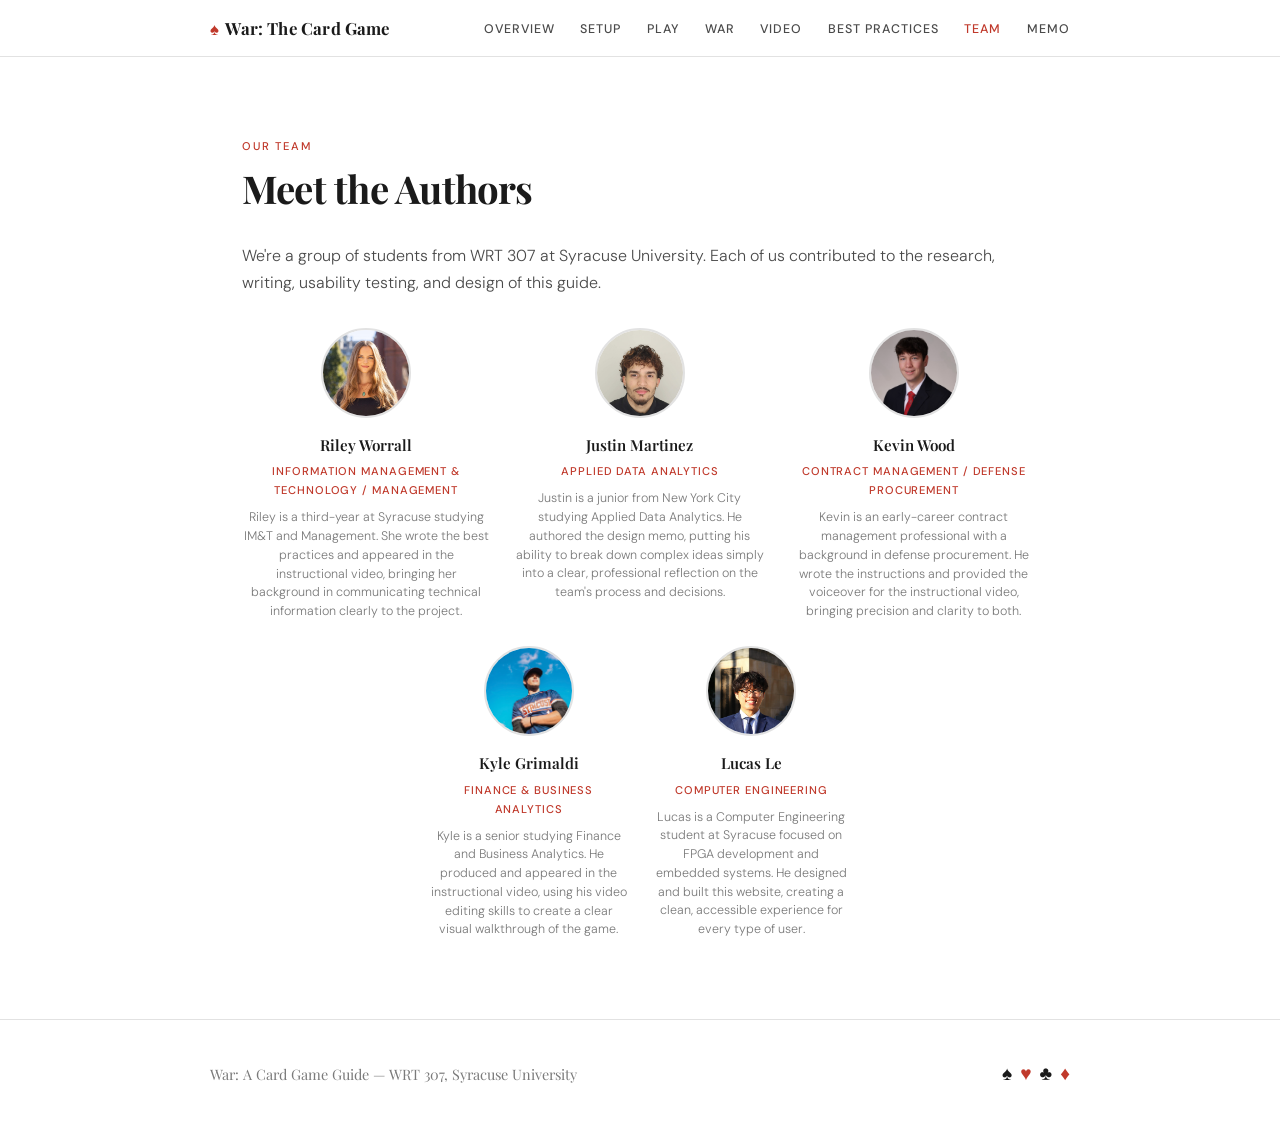
<file: team.html>
<!DOCTYPE html>
<html lang="en">
<head>
<meta charset="UTF-8" />
<meta name="viewport" content="width=device-width, initial-scale=1.0" />
<title>How to Play War — Our Team</title>
<link rel="preconnect" href="https://fonts.googleapis.com" />
<link rel="preconnect" href="https://fonts.gstatic.com" crossorigin />
<link href="https://fonts.googleapis.com/css2?family=Playfair+Display:wght@400;600;700&family=DM+Sans:wght@300;400;500&display=swap" rel="stylesheet" />
<link rel="stylesheet" href="styles.css" />
</head>
<body>


<nav>
  <div class="nav-inner">
    <a class="nav-logo" href="index.html"><span>♠</span> War: The Card Game</a>
    <ul class="nav-links">
      <li><a href="index.html">Overview</a></li>
      <li><a href="setup.html">Setup</a></li>
      <li><a href="play.html">Play</a></li>
      <li><a href="war.html">War</a></li>
      <li><a href="video.html">Video</a></li>
      <li><a href="best-practices.html">Best Practices</a></li>
      <li><a href="team.html" class="active">Team</a></li>
      <li><a href="memo.html">Memo</a></li>
    </ul>
  </div>
</nav>

<section>
  <div class="section-label">Our Team</div>
  <h2>Meet the Authors</h2>
  <p>We're a group of students from WRT 307 at Syracuse University. Each of us contributed to the research, writing, usability testing, and design of this guide.</p>

  <!-- Top row: 3 members -->
  <div style="display:grid;grid-template-columns:repeat(3,1fr);gap:1.6rem;margin-top:2rem;">

    <!-- ── Riley Worrall ── -->
    <div class="bio-card">
      <div class="bio-avatar">
        <img src="photos/riley.jpg" alt="Riley Worrall" />
      </div>
      <div class="bio-name">Riley Worrall</div>
      <div class="bio-role">Information Management & Technology / Management</div>
      <p class="bio-text">Riley is a third-year at Syracuse studying IM&T and Management. She wrote the best practices and appeared in the instructional video, bringing her background in communicating technical information clearly to the project.</p>
    </div>

    <!-- ── Justin Martinez ── -->
    <div class="bio-card">
      <div class="bio-avatar">
        <img src="photos/justin.png" alt="Justin Martinez" />
      </div>
      <div class="bio-name">Justin Martinez</div>
      <div class="bio-role">Applied Data Analytics</div>
      <p class="bio-text">Justin is a junior from New York City studying Applied Data Analytics. He authored the design memo, putting his ability to break down complex ideas simply into a clear, professional reflection on the team's process and decisions.</p>
    </div>

    <!-- ── Kevin Wood ── -->
    <div class="bio-card">
      <div class="bio-avatar">
        <img src="photos/kyle.png" alt="Kevin Wood" />
      </div>
      <div class="bio-name">Kevin Wood</div>
      <div class="bio-role">Contract Management / Defense Procurement</div>
      <p class="bio-text">Kevin is an early-career contract management professional with a background in defense procurement. He wrote the instructions and provided the voiceover for the instructional video, bringing precision and clarity to both.</p>
    </div>

  </div>

  <!-- Bottom row: 2 members centered -->
  <div style="display:grid;grid-template-columns:repeat(2,1fr);gap:1.6rem;margin-top:1.6rem;max-width:420px;margin-left:auto;margin-right:auto;">

    <!-- ── Kyle Grimaldi ── -->
    <div class="bio-card">
      <div class="bio-avatar">
        <img src="photos/kevin.jpg" alt="Kyle Grimaldi" />
      </div>
      <div class="bio-name">Kyle Grimaldi</div>
      <div class="bio-role">Finance & Business Analytics</div>
      <p class="bio-text">Kyle is a senior studying Finance and Business Analytics. He produced and appeared in the instructional video, using his video editing skills to create a clear visual walkthrough of the game.</p>
    </div>

    <!-- ── Lucas Le ── -->
    <div class="bio-card">
      <div class="bio-avatar">
        <img src="photos/lucas.jpg" alt="Lucas Le" />
      </div>
      <div class="bio-name">Lucas Le</div>
      <div class="bio-role">Computer Engineering</div>
      <p class="bio-text">Lucas is a Computer Engineering student at Syracuse focused on FPGA development and embedded systems. He designed and built this website, creating a clean, accessible experience for every type of user.</p>
    </div>

  </div>
</section>

<footer>
  <div class="footer-inner">
    <div class="footer-brand">War: A Card Game Guide &mdash; WRT 307, Syracuse University</div>
    <div class="suits"><span>♠</span><span>♥</span><span>♣</span><span>♦</span></div>
  </div>
</footer>

<script>
  const bar = document.getElementById('progress-bar');
  window.addEventListener('scroll', () => {
    const pct = (window.scrollY / (document.documentElement.scrollHeight - window.innerHeight)) * 100;
    bar.style.width = pct + '%';
  });
</script>
</body>
</html>
</file>
<file: styles.css>
/* ── Reset & Base ── */
*, *::before, *::after { box-sizing: border-box; margin: 0; padding: 0; }

:root {
  --red:      #C0392B;
  --red-soft: #F5E6E6;
  --ink:      #1A1A1A;
  --ink-mid:  #4A4A4A;
  --ink-soft: #7A7A7A;
  --rule:     #E2E2E2;
  --white:    #FFFFFF;
  --cream:    #FAFAF8;
  --font-display: 'Playfair Display', Georgia, serif;
  --font-body:    'DM Sans', sans-serif;
  --max: 860px;
  --transition: 0.22s ease;
}

html { scroll-behavior: smooth; font-size: 16px; }
body { font-family: var(--font-body); background: var(--white); color: var(--ink); line-height: 1.7; }

/* ── Progress Bar ── */
#progress-bar {
  position: fixed; top: 0; left: 0;
  height: 3px; width: 0%;
  background: var(--red); z-index: 9999;
  transition: width 0.1s linear;
}

/* ── Nav ── */
nav {
  position: sticky; top: 0;
  background: rgba(255,255,255,0.96);
  backdrop-filter: blur(8px);
  border-bottom: 1px solid var(--rule);
  z-index: 100; padding: 0 2rem;
}
.nav-inner {
  max-width: var(--max); margin: 0 auto;
  display: flex; align-items: center;
  justify-content: space-between;
  height: 56px; gap: 1rem;
}
.nav-logo {
  font-family: var(--font-display); font-weight: 700;
  font-size: 1.05rem; color: var(--ink);
  text-decoration: none; letter-spacing: 0.01em;
  display: flex; align-items: center; gap: 0.4rem;
}
.nav-logo span { color: var(--red); }
.nav-links { display: flex; gap: 1.6rem; list-style: none; }
.nav-links a {
  font-size: 0.78rem; font-weight: 500;
  letter-spacing: 0.08em; text-transform: uppercase;
  color: var(--ink-mid); text-decoration: none;
  transition: color var(--transition);
}
.nav-links a:hover,
.nav-links a.active { color: var(--red); }

/* ── Section scaffolding ── */
section {
  max-width: var(--max); margin: 0 auto;
  padding: 5rem 2rem; border-top: 1px solid var(--rule);
}
section:first-of-type { border-top: none; }
.section-label {
  font-size: 0.7rem; letter-spacing: 0.16em;
  text-transform: uppercase; color: var(--red);
  font-weight: 500; margin-bottom: 0.6rem;
}
h2 {
  font-family: var(--font-display);
  font-size: clamp(1.7rem, 3.5vw, 2.4rem);
  font-weight: 700; letter-spacing: -0.02em;
  line-height: 1.15; color: var(--ink); margin-bottom: 2rem;
}
h3 {
  font-family: var(--font-display);
  font-size: 1.2rem; font-weight: 600;
  color: var(--ink); margin-bottom: 0.6rem;
}
p { color: var(--ink-mid); font-weight: 300; margin-bottom: 1rem; }
p:last-child { margin-bottom: 0; }

/* ── Hero ── */
.hero {
  max-width: var(--max); margin: 0 auto;
  padding: 7rem 2rem 5rem;
  display: grid; grid-template-columns: 1fr auto;
  gap: 3rem; align-items: center;
}
.hero-eyebrow {
  font-size: 0.72rem; letter-spacing: 0.14em;
  text-transform: uppercase; color: var(--red);
  font-weight: 500; margin-bottom: 1rem;
}
.hero h1 {
  font-family: var(--font-display);
  font-size: clamp(2.8rem, 6vw, 4.4rem);
  line-height: 1.08; font-weight: 700;
  letter-spacing: -0.02em; color: var(--ink); margin-bottom: 1.4rem;
}
.hero h1 em { color: var(--red); font-style: normal; }
.hero-sub {
  font-size: 1.05rem; color: var(--ink-mid);
  max-width: 420px; margin-bottom: 2rem; font-weight: 300;
}
.hero-meta { display: flex; flex-wrap: wrap; gap: 1.2rem; }
.meta-chip {
  display: flex; align-items: center; gap: 0.4rem;
  font-size: 0.78rem; font-weight: 500;
  color: var(--ink-soft); letter-spacing: 0.03em;
}
.meta-chip .dot { width: 6px; height: 6px; border-radius: 50%; background: var(--red); }
.hero-card { flex-shrink: 0; }
.hero-card svg { filter: drop-shadow(0 20px 40px rgba(0,0,0,0.10)); transition: transform 0.4s ease; }
.hero-card svg:hover { transform: rotate(-4deg) scale(1.04); }

/* ── Overview grid ── */
.overview-grid {
  display: grid; grid-template-columns: repeat(auto-fill, minmax(170px, 1fr));
  gap: 1px; border: 1px solid var(--rule);
  background: var(--rule); margin-bottom: 2.4rem;
  border-radius: 8px; overflow: hidden;
}
.overview-cell { background: var(--white); padding: 1.2rem 1.4rem; transition: background var(--transition); }
.overview-cell:hover { background: var(--cream); }
.overview-cell .label {
  font-size: 0.68rem; letter-spacing: 0.1em;
  text-transform: uppercase; color: var(--ink-soft);
  margin-bottom: 0.3rem; font-weight: 500;
}
.overview-cell .value {
  font-family: var(--font-display); font-size: 1.15rem;
  color: var(--ink); font-weight: 600;
}

/* ── Rank strip ── */
.rank-strip {
  display: flex; flex-wrap: wrap; gap: 0.4rem;
  align-items: center; padding: 1.2rem 1.4rem;
  background: var(--cream); border-radius: 8px;
  border: 1px solid var(--rule); margin-bottom: 1.4rem;
}
.rank-card {
  display: inline-flex; align-items: center; justify-content: center;
  width: 36px; height: 44px; background: var(--white);
  border: 1px solid var(--rule); border-radius: 5px;
  font-family: var(--font-display); font-size: 0.9rem; font-weight: 600;
  color: var(--ink); cursor: default;
  transition: transform var(--transition), border-color var(--transition), color var(--transition);
  box-shadow: 0 1px 3px rgba(0,0,0,0.06);
}
.rank-card:hover { transform: translateY(-5px) scale(1.08); border-color: var(--red); color: var(--red); box-shadow: 0 8px 18px rgba(192,57,43,0.15); }
.rank-card.ace { background: var(--red); color: var(--white); border-color: var(--red); font-weight: 700; }
.rank-card.ace:hover { transform: translateY(-5px) scale(1.08); color: var(--white); }
.rank-arrow { font-size: 0.75rem; color: var(--ink-soft); }

/* ── Steps ── */
.steps { list-style: none; }
.step-item {
  display: grid; grid-template-columns: 48px 1fr;
  gap: 1.2rem; padding: 1.6rem 0;
  border-bottom: 1px solid var(--rule);
}
.step-item:last-child { border-bottom: none; }
.step-number {
  width: 44px; height: 44px; border-radius: 50%;
  border: 2px solid var(--rule); display: flex;
  align-items: center; justify-content: center;
  font-family: var(--font-display); font-size: 0.95rem; font-weight: 700;
  color: var(--ink-soft); flex-shrink: 0; margin-top: 2px;
  transition: border-color var(--transition), color var(--transition), background var(--transition);
}
.step-item:hover .step-number { border-color: var(--red); color: var(--white); background: var(--red); }
.step-body h3 { margin-bottom: 0.3rem; }
.step-body p { font-size: 0.95rem; }

/* ── Callouts ── */
.callout {
  display: flex; gap: 0.8rem; padding: 1rem 1.2rem;
  border-radius: 6px; margin: 1.2rem 0;
  font-size: 0.88rem; font-weight: 400;
  color: var(--ink-mid); line-height: 1.6;
}
.callout.warn { background: #FFF5F5; border-left: 3px solid var(--red); }
.callout.note { background: var(--cream); border-left: 3px solid #CCC; }
.callout-icon { font-size: 1rem; flex-shrink: 0; margin-top: 1px; }

/* ── Example cards ── */
.example-grid { display: grid; grid-template-columns: 1fr 1fr; gap: 1rem; margin-top: 1.6rem; }
.example-card {
  border: 1px solid var(--rule); border-radius: 8px; padding: 1.4rem; cursor: default;
  transition: border-color var(--transition), transform var(--transition), box-shadow var(--transition);
}
.example-card:hover { border-color: var(--red); transform: translateY(-3px); box-shadow: 0 12px 28px rgba(0,0,0,0.07); }
.example-label { font-size: 0.68rem; letter-spacing: 0.1em; text-transform: uppercase; color: var(--ink-soft); margin-bottom: 0.8rem; font-weight: 500; }
.example-faces { display: flex; gap: 0.5rem; align-items: center; margin-bottom: 0.8rem; }
.mini-card {
  width: 38px; height: 50px; background: var(--white); border: 1.5px solid var(--rule);
  border-radius: 5px; display: flex; flex-direction: column;
  align-items: center; justify-content: center;
  font-family: var(--font-display); font-weight: 700; font-size: 1rem;
  box-shadow: 0 2px 6px rgba(0,0,0,0.06);
}
.mini-card.red-suit { color: var(--red); }
.vs-text { font-size: 0.65rem; color: var(--ink-soft); font-weight: 500; }
.example-result { font-size: 0.82rem; font-weight: 500; color: var(--ink); }

/* ── Checklist ── */
.checklist { list-style: none; }
.check-item {
  display: flex; align-items: flex-start; gap: 0.8rem;
  padding: 0.7rem 0; border-bottom: 1px solid var(--rule);
  font-size: 0.93rem; color: var(--ink-mid); font-weight: 300;
}
.check-item:last-child { border-bottom: none; }
.check-box {
  width: 18px; height: 18px; border: 1.5px solid var(--rule);
  border-radius: 3px; flex-shrink: 0; margin-top: 2px;
  transition: border-color var(--transition);
}
.check-item:hover .check-box { border-color: var(--red); }

/* ── Video placeholder ── */
.video-placeholder {
  width: 100%; aspect-ratio: 16 / 9; background: var(--cream);
  border: 1px solid var(--rule); border-radius: 10px;
  display: flex; flex-direction: column;
  align-items: center; justify-content: center; gap: 1rem; cursor: pointer;
  transition: border-color var(--transition), box-shadow var(--transition);
}
.video-placeholder:hover { border-color: var(--red); box-shadow: 0 12px 32px rgba(0,0,0,0.06); }
.play-btn {
  width: 60px; height: 60px; border-radius: 50%;
  background: var(--red); display: flex; align-items: center; justify-content: center;
  transition: transform var(--transition), box-shadow var(--transition);
}
.video-placeholder:hover .play-btn { transform: scale(1.1); box-shadow: 0 8px 24px rgba(192,57,43,0.35); }
.play-btn svg { margin-left: 4px; }
.video-caption { font-size: 0.82rem; color: var(--ink-soft); letter-spacing: 0.04em; }

/* ── Bio section ── */
.bio-grid { display: grid; grid-template-columns: repeat(auto-fill, minmax(150px, 1fr)); gap: 1.6rem; margin-top: 2rem; }
.bio-card { text-align: center; cursor: default; transition: transform var(--transition); }
.bio-card:hover { transform: translateY(-4px); }
.bio-avatar {
  width: 90px; height: 90px; border-radius: 50%;
  background: var(--cream); border: 2px solid var(--rule);
  margin: 0 auto 0.9rem; overflow: hidden;
  display: flex; align-items: center; justify-content: center;
  font-size: 2rem; transition: border-color var(--transition);
}
.bio-card:hover .bio-avatar { border-color: var(--red); }
.bio-avatar img { width: 100%; height: 100%; object-fit: cover; }
.bio-name { font-family: var(--font-display); font-size: 0.95rem; font-weight: 600; color: var(--ink); margin-bottom: 0.25rem; }
.bio-role { font-size: 0.7rem; letter-spacing: 0.08em; text-transform: uppercase; color: var(--red); font-weight: 500; margin-bottom: 0.5rem; }
.bio-text { font-size: 0.78rem; color: var(--ink-soft); font-weight: 300; line-height: 1.5; }

/* ── Design Memo ── */
.memo-block { background: var(--cream); border: 1px solid var(--rule); border-radius: 10px; padding: 2.4rem; }
.memo-header {
  display: flex; justify-content: space-between; align-items: flex-start;
  padding-bottom: 1.2rem; margin-bottom: 1.6rem;
  border-bottom: 1px solid var(--rule); flex-wrap: wrap; gap: 0.8rem;
}
.memo-to { font-size: 0.82rem; color: var(--ink-mid); line-height: 1.8; }
.memo-to span { font-weight: 600; color: var(--ink); }
.memo-tag {
  font-size: 0.68rem; letter-spacing: 0.1em; text-transform: uppercase;
  font-weight: 500; padding: 0.3rem 0.7rem; border-radius: 3px;
  background: var(--red); color: var(--white);
}
.memo-section-title {
  font-size: 0.7rem; letter-spacing: 0.12em; text-transform: uppercase;
  font-weight: 500; color: var(--red); margin: 1.6rem 0 0.5rem;
}

/* ── Footer ── */
footer { border-top: 1px solid var(--rule); padding: 2.4rem 2rem; }
.footer-inner {
  max-width: var(--max); margin: 0 auto;
  display: flex; align-items: center; justify-content: space-between;
  flex-wrap: wrap; gap: 1rem;
}
.footer-brand { font-family: var(--font-display); font-size: 0.9rem; color: var(--ink-soft); }
.suits { font-size: 1.2rem; display: flex; gap: 0.5rem; }
.suits span { color: var(--red); }
.suits span:nth-child(odd) { color: var(--ink); }

/* ── Responsive ── */
@media (max-width: 680px) {
  .hero { grid-template-columns: 1fr; }
  .hero-card { display: none; }
  .example-grid { grid-template-columns: 1fr; }
  .nav-links { gap: 1rem; }
  .bio-grid { grid-template-columns: repeat(auto-fill, minmax(130px, 1fr)); }
}
</file>
